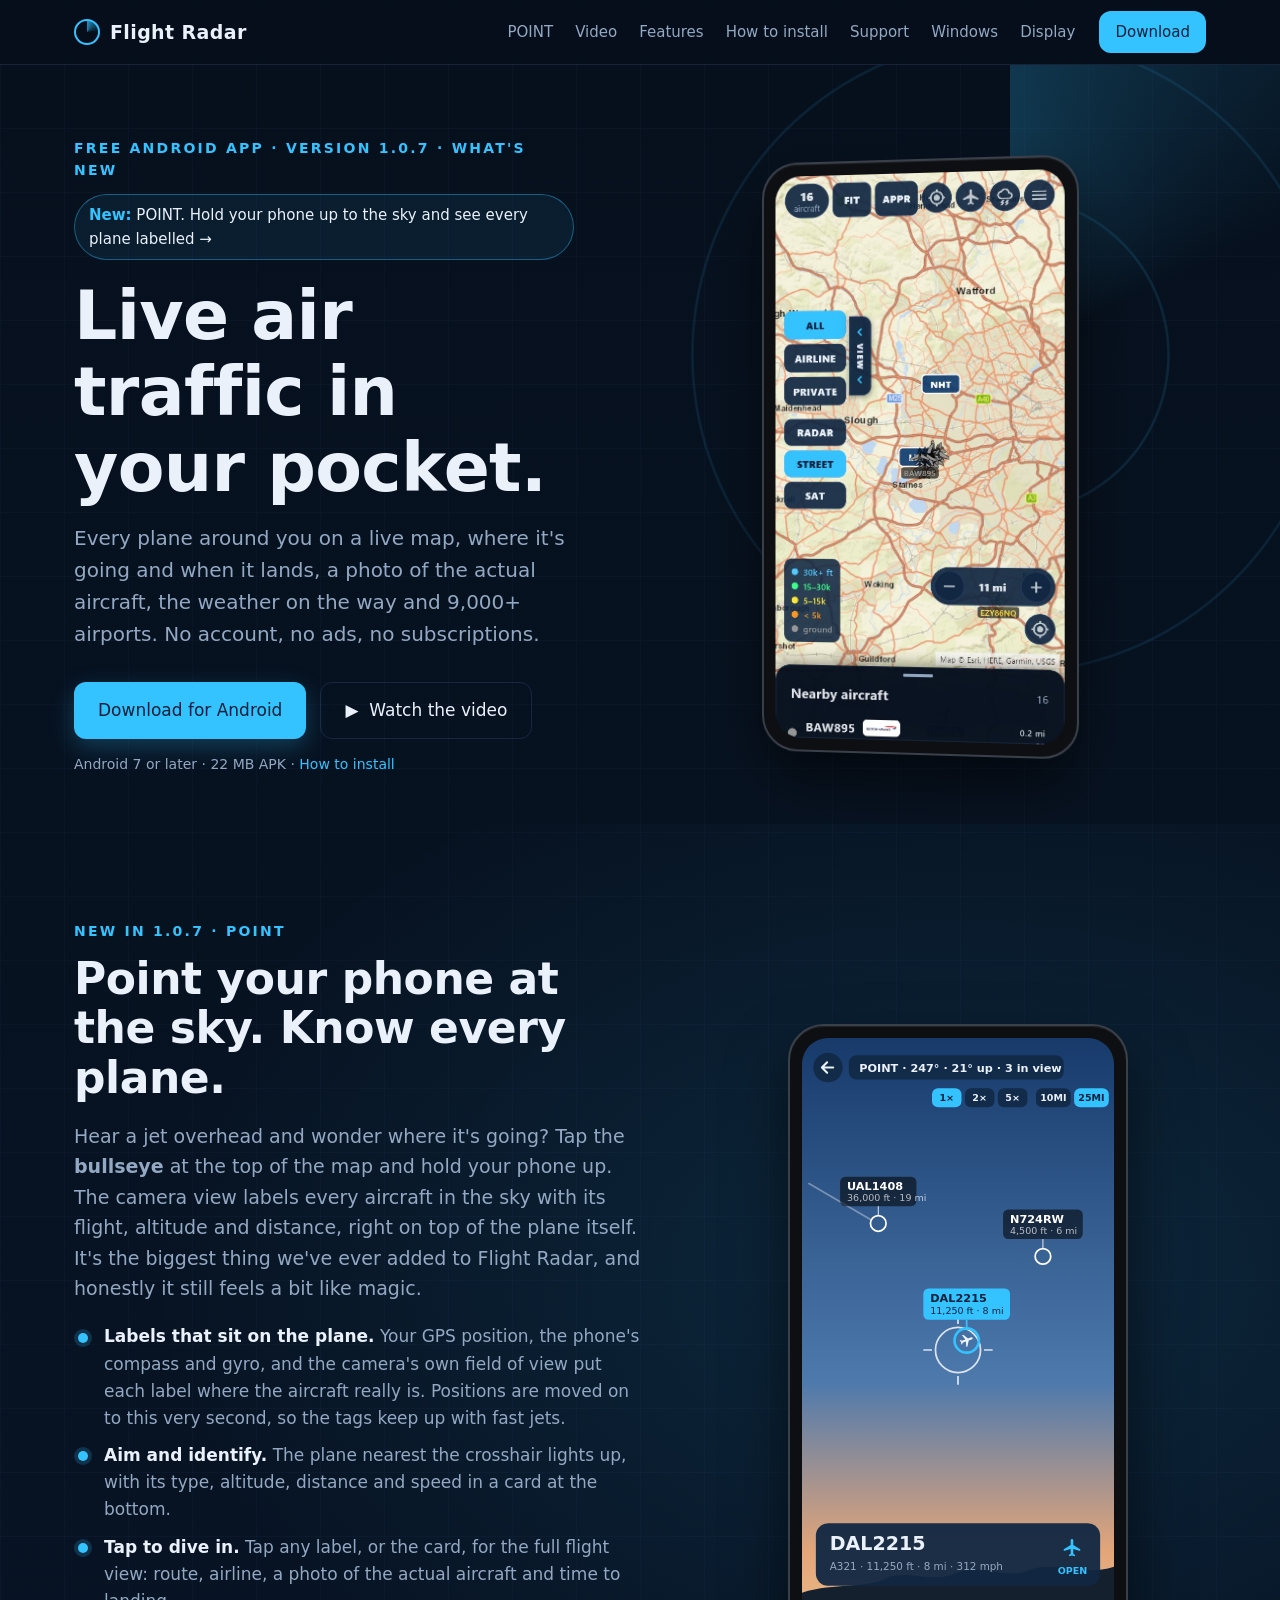
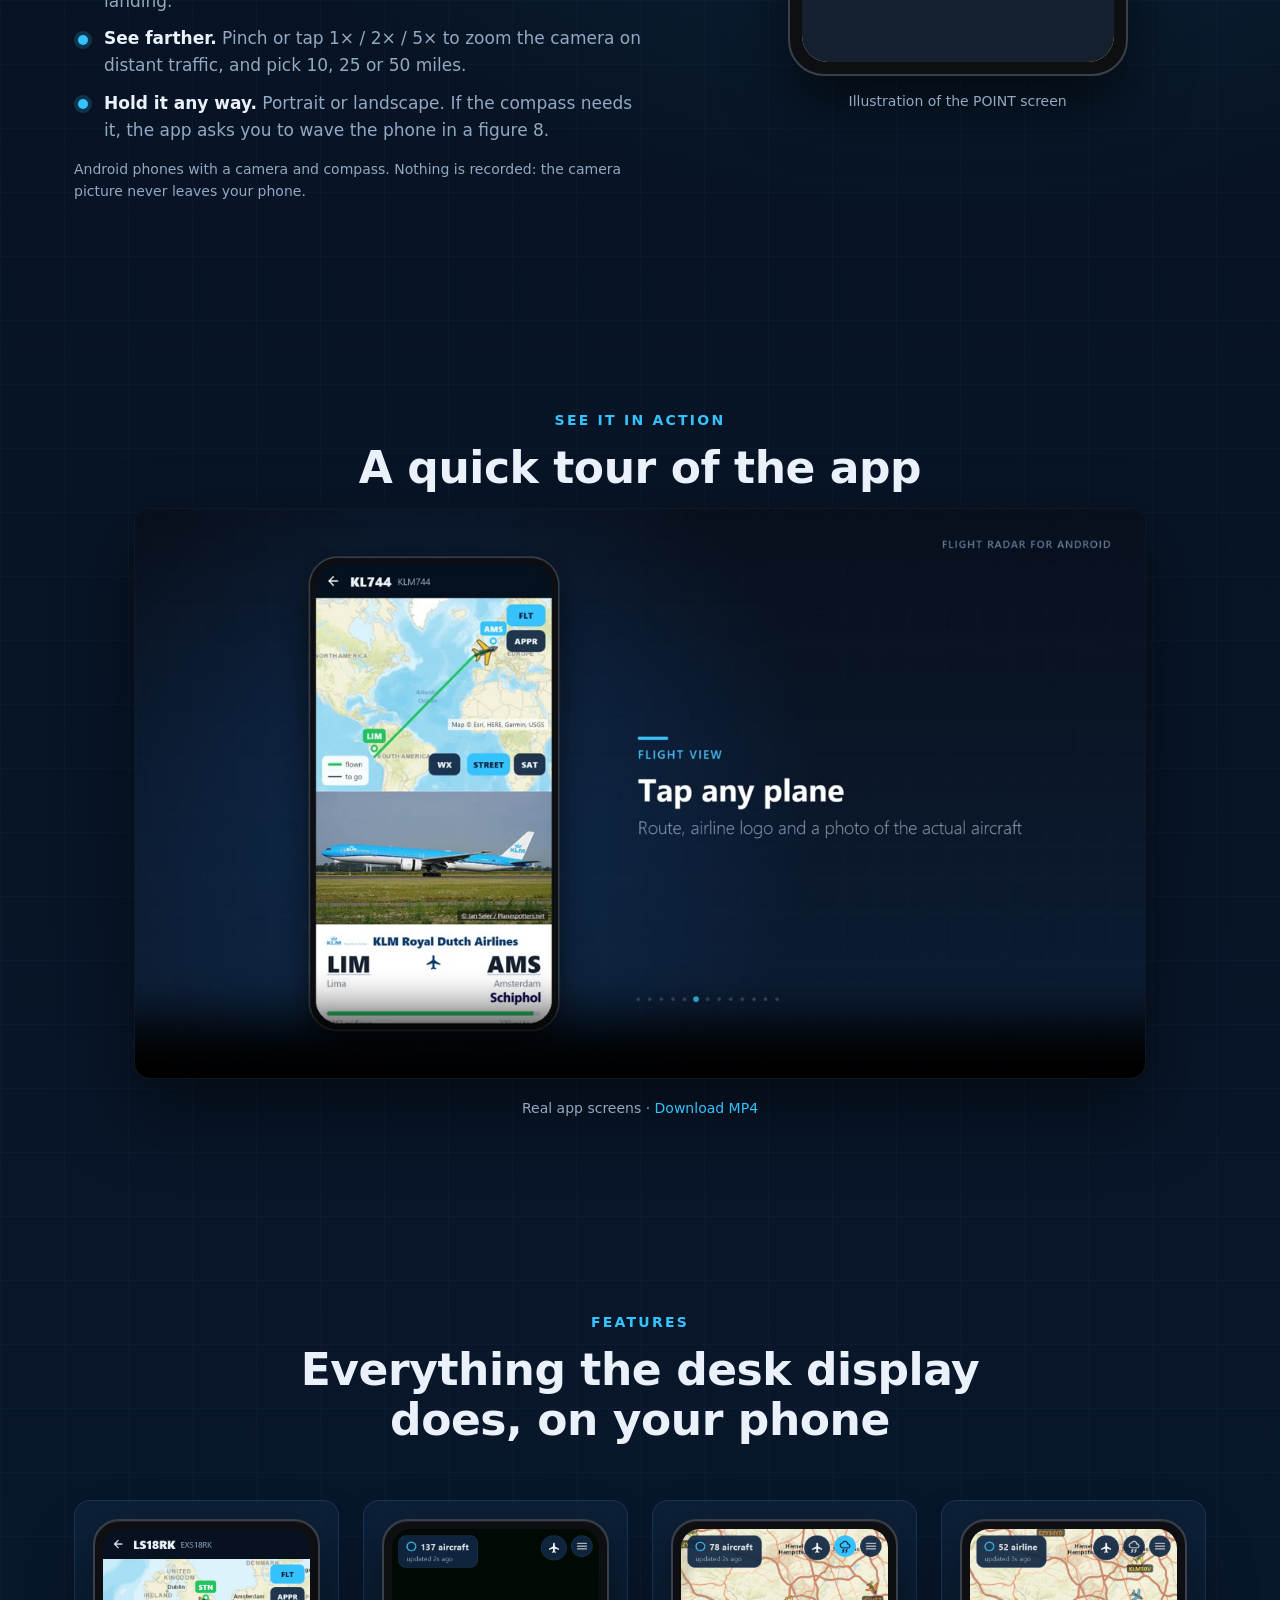
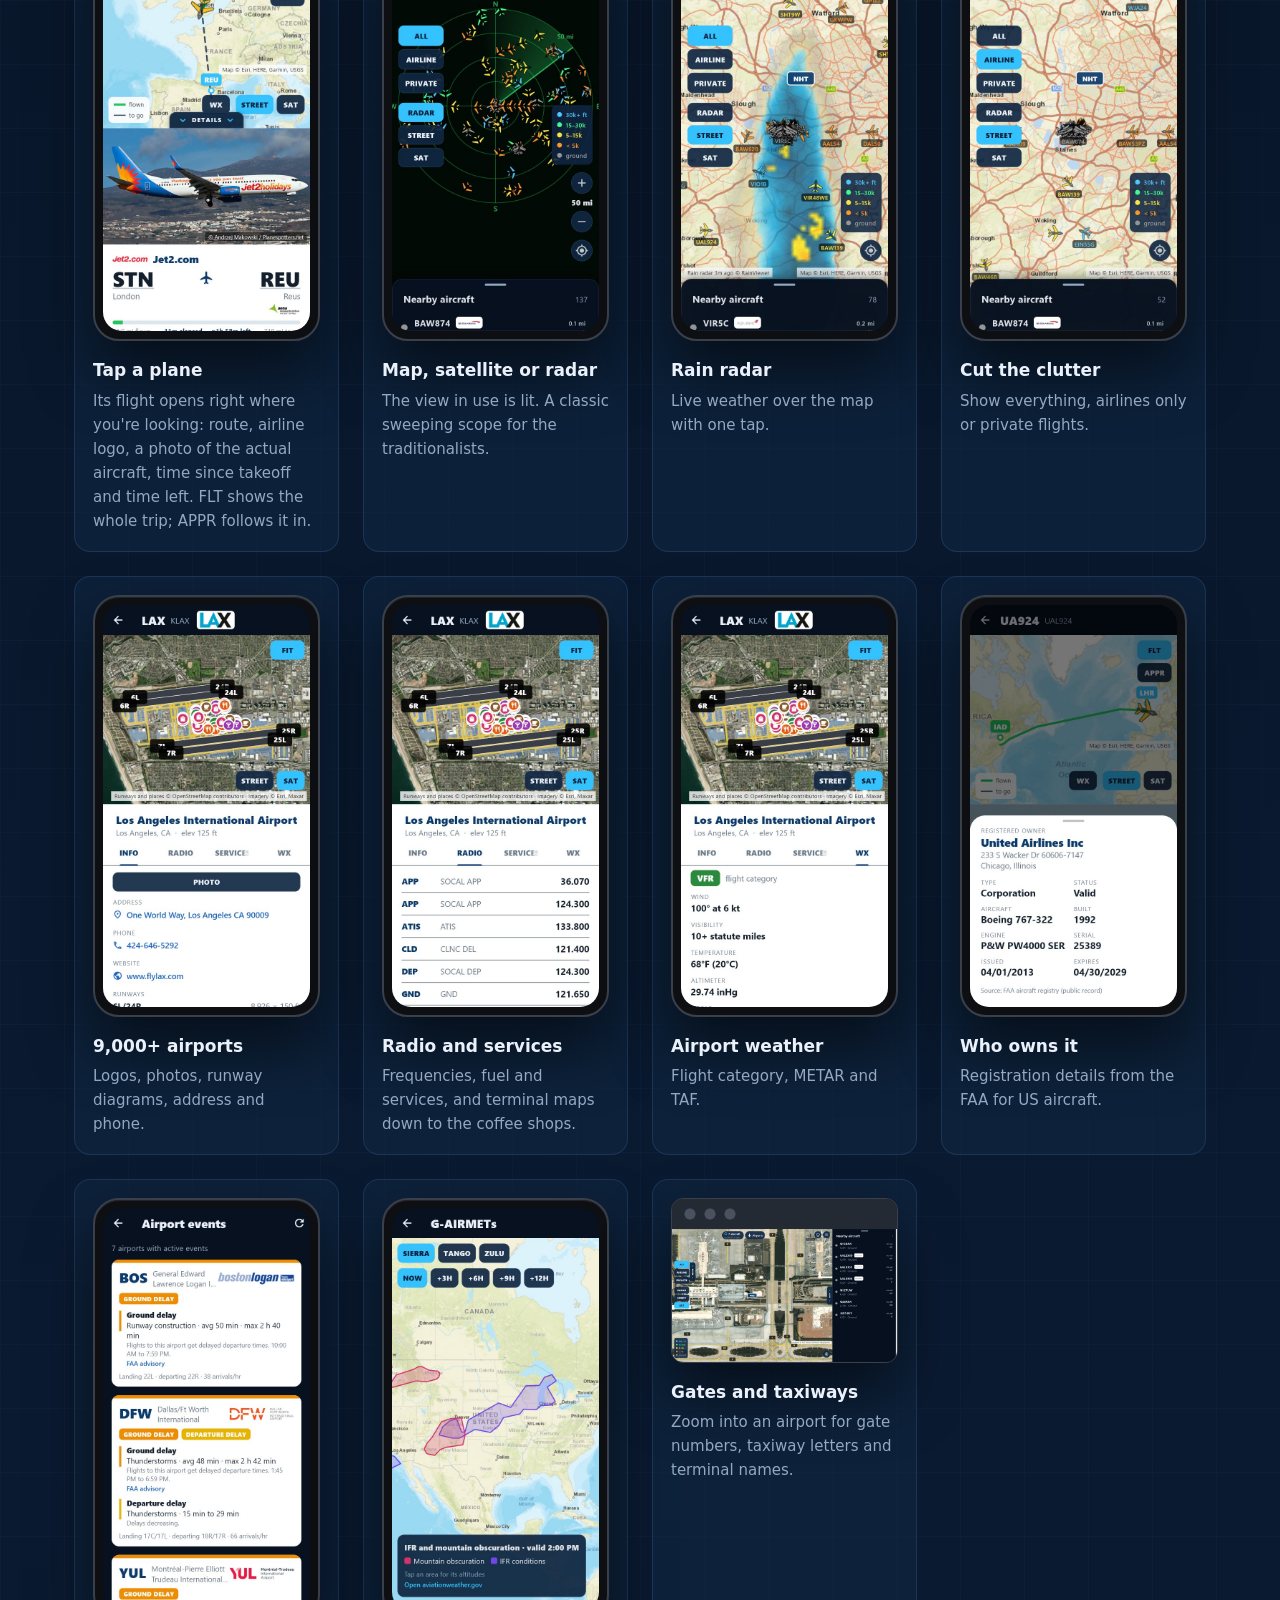
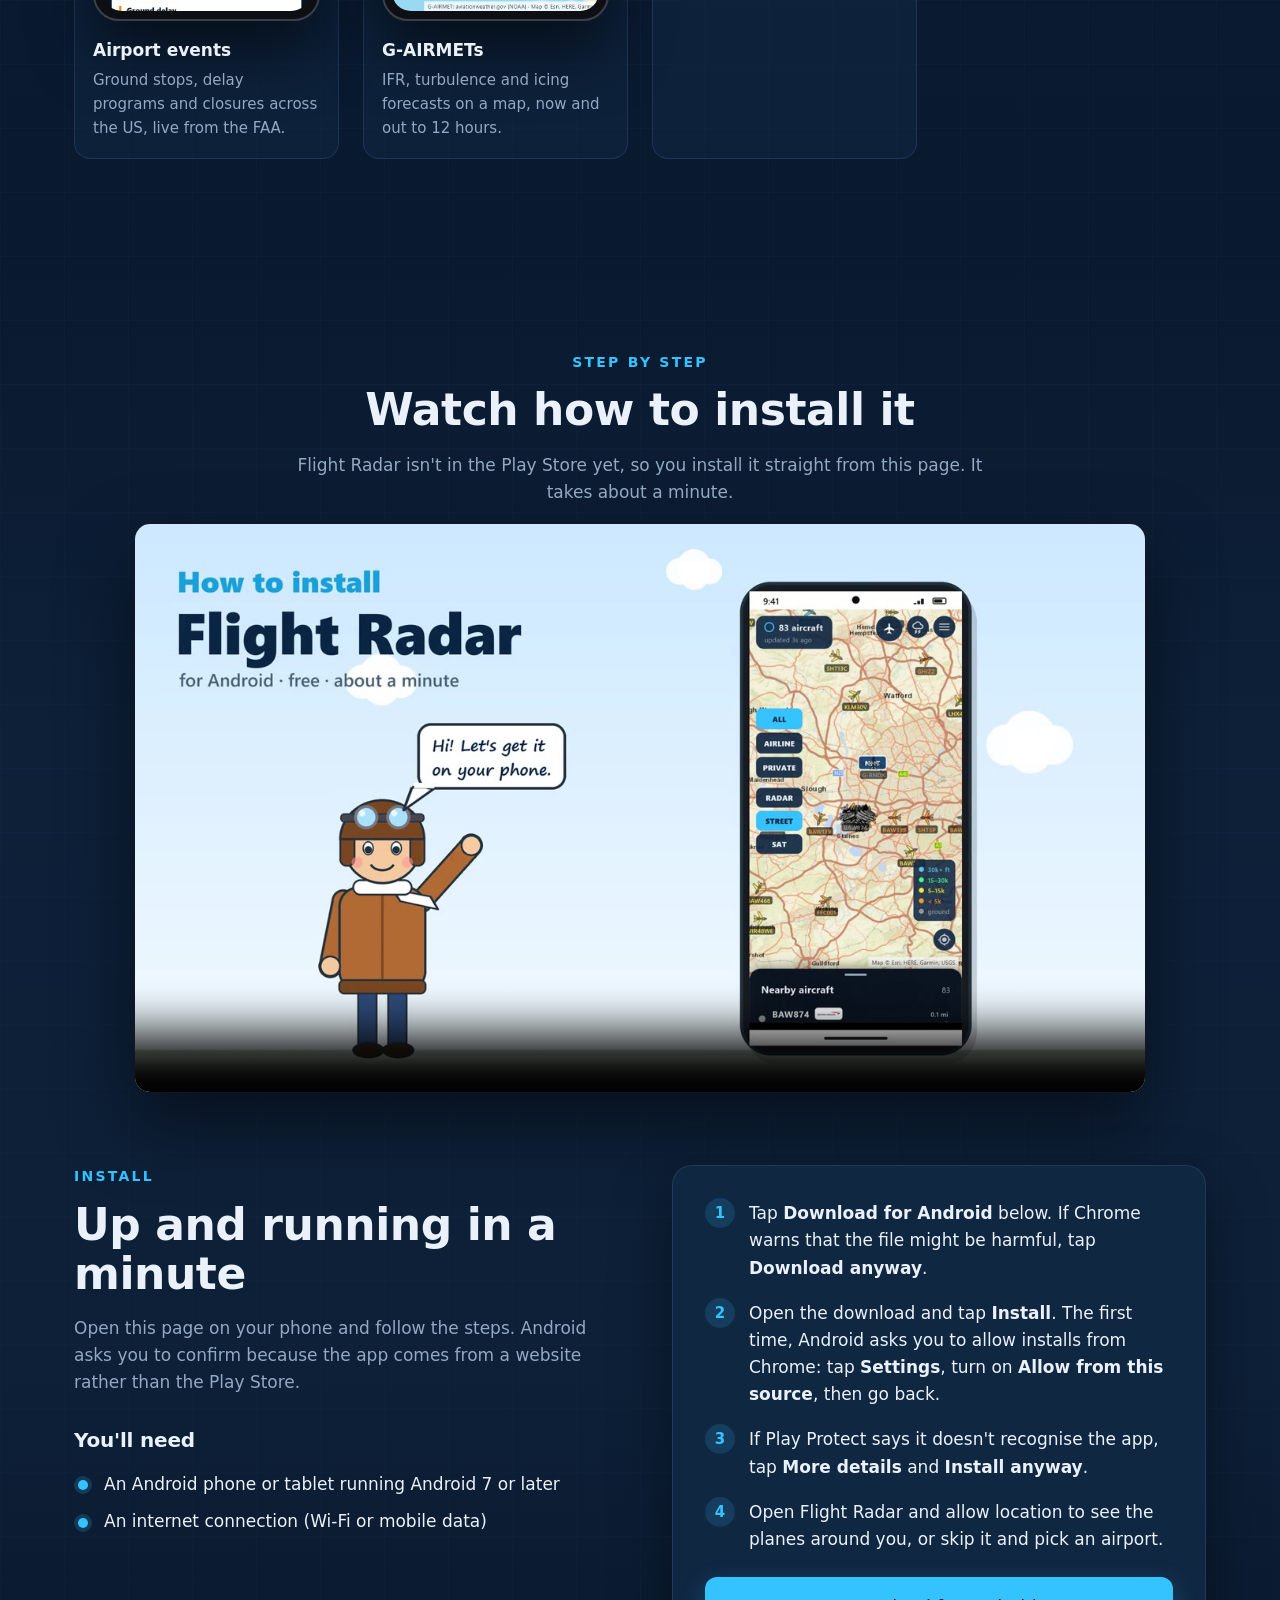
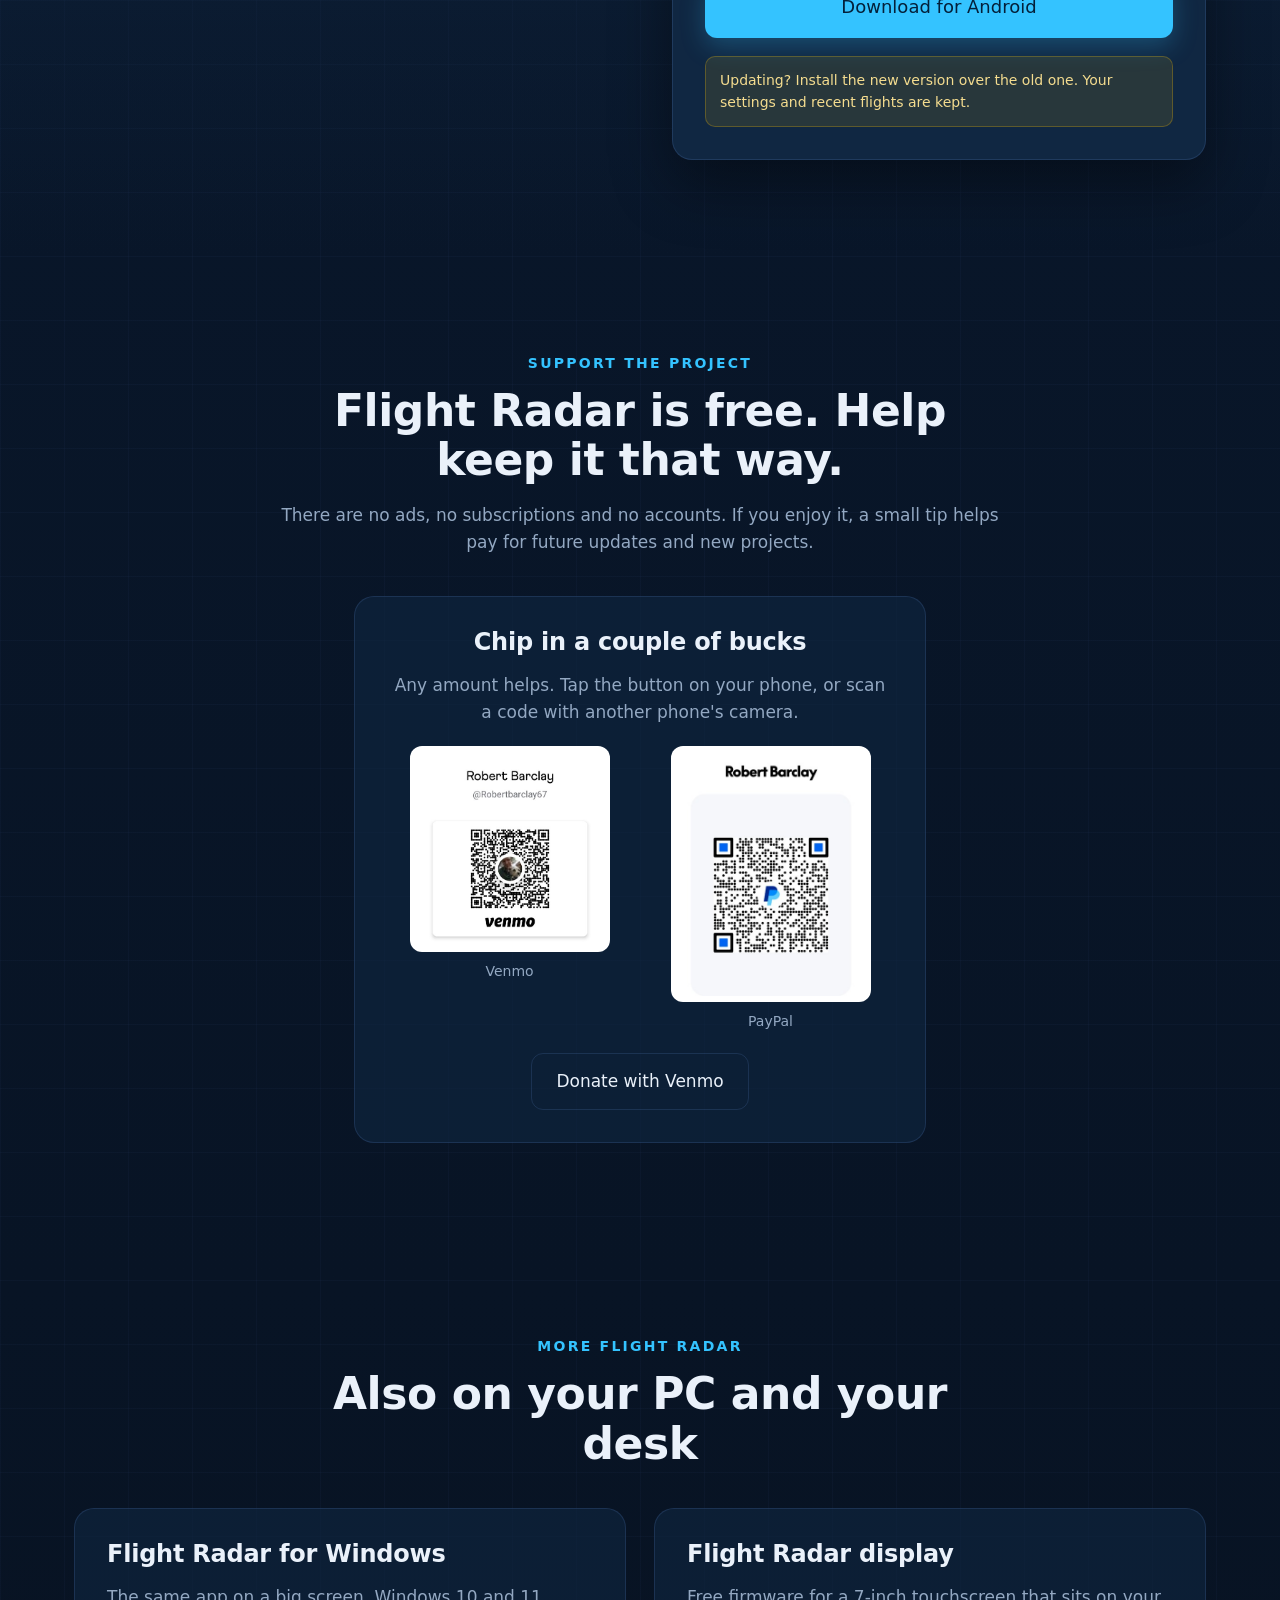
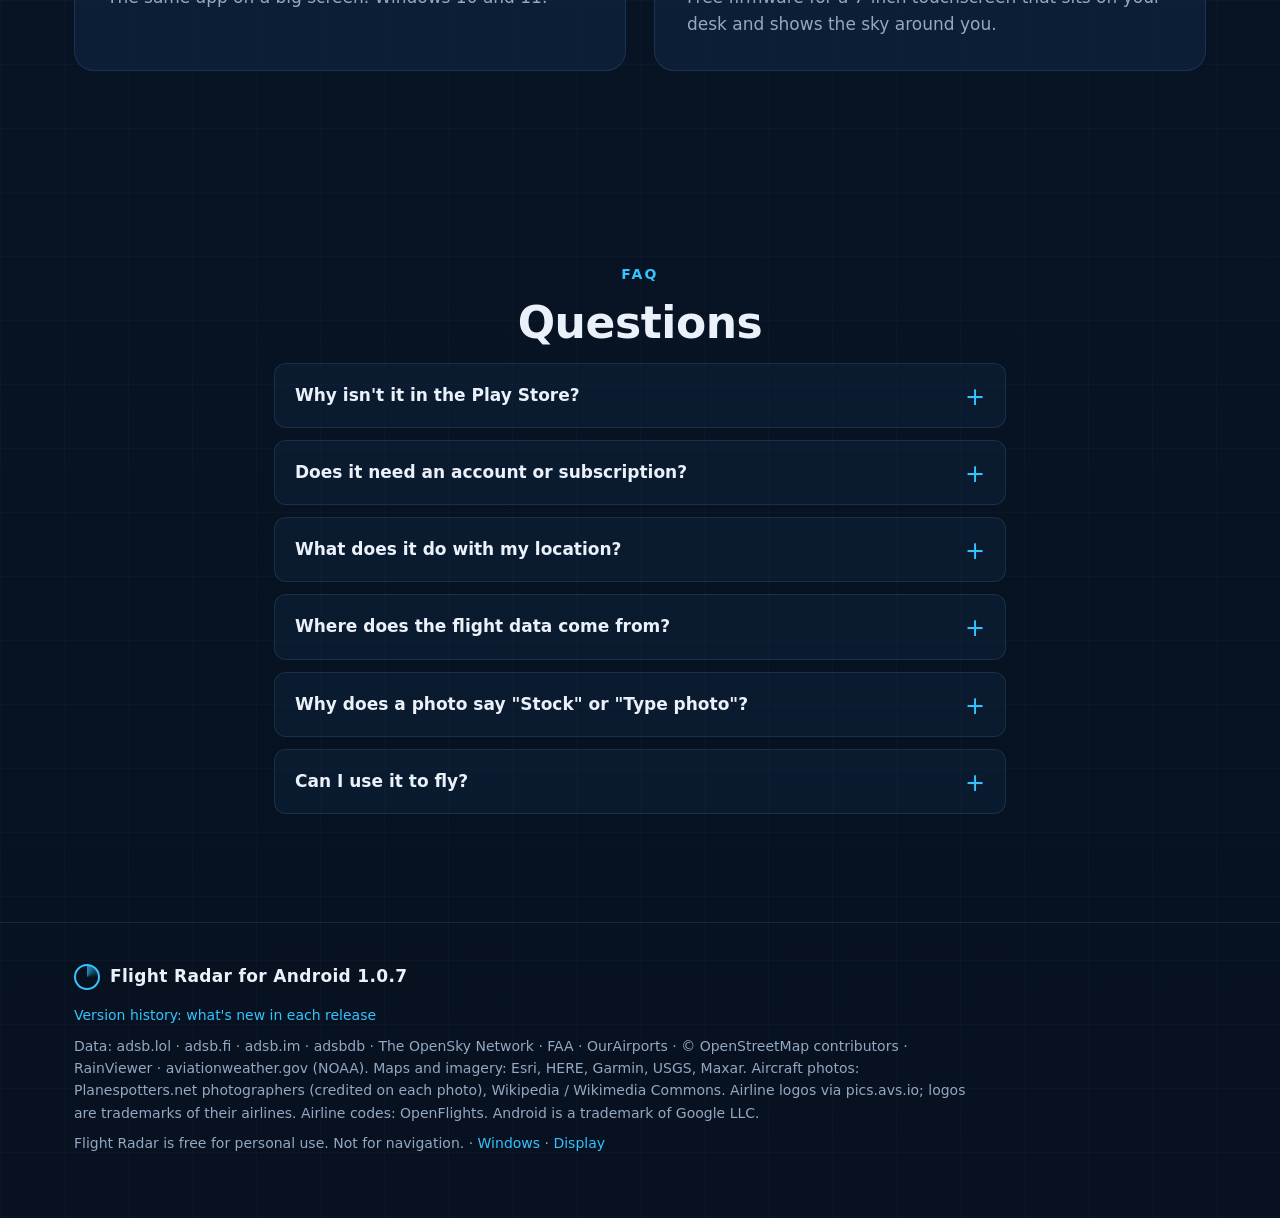
<file: android.html>
<!doctype html>
<html lang="en">
<head>
  <meta charset="utf-8">
  <meta name="viewport" content="width=device-width, initial-scale=1">
  <title>Flight Radar for Android: live air traffic in your pocket</title>
  <meta name="description" content="Free Flight Radar app for Android phones and tablets: point your phone at the sky to identify planes, live map and radar, flight routes with real aircraft photos, weather and 9,000+ airports. No account, no ads.">
  <meta property="og:title" content="Flight Radar for Android">
  <meta property="og:description" content="Live air traffic in your pocket. Free, no account, no ads.">
  <meta property="og:image" content="media/android-poster.jpg">
  <meta property="og:type" content="website">
  <link rel="icon" href="data:image/svg+xml,%3Csvg xmlns='http://www.w3.org/2000/svg' viewBox='0 0 32 32'%3E%3Ccircle cx='16' cy='16' r='14' fill='%230a1c33' stroke='%2334c3ff' stroke-width='2'/%3E%3Ccircle cx='16' cy='16' r='8' fill='none' stroke='%2334c3ff' stroke-opacity='.5'/%3E%3Cpath d='M16 16 L16 3 A13 13 0 0 1 27 10 Z' fill='%2334c3ff' fill-opacity='.6'/%3E%3C/svg%3E">
  <link rel="stylesheet" href="style.css">
</head>
<body>

<header class="nav">
  <div class="wrap nav-inner">
    <a class="brand" href="#top" aria-label="Flight Radar for Android">
      <span class="brand-mark" aria-hidden="true"></span>
      <span>Flight Radar</span>
    </a>
    <nav class="nav-links" aria-label="Sections">
      <a href="#point">POINT</a>
      <a href="#video">Video</a>
      <a href="#features">Features</a>
      <a href="#install">How to install</a>
      <a href="#support">Support</a>
      <a href="windows.html">Windows</a>
      <a href="index.html">Display</a>
    </nav>
    <a class="btn btn-small" href="#install">Download</a>
  </div>
</header>

<main id="top">

  <section class="hero">
    <div class="radar" aria-hidden="true"><div class="sweep"></div></div>
    <div class="wrap hero-inner">
      <div class="hero-copy">
        <p class="eyebrow">Free Android app &middot; Version 1.0.7 &middot; <a href="changes-android.html">What's new</a></p>
        <a class="hero-new" href="#point"><b>New:</b> POINT. Hold your phone up to the sky and see every plane labelled &rarr;</a>
        <h1>Live air traffic in your pocket.</h1>
        <p class="lede">Every plane around you on a live map, where it's going and when it lands, a photo of the actual aircraft, the weather on the way and 9,000+ airports. No account, no ads, no subscriptions.</p>
        <div class="cta-row">
          <a class="btn" href="download/FlightRadar-Android-1.0.7.apk" download>Download for Android</a>
          <a class="btn btn-ghost" href="#video">&#9654;&nbsp; Watch the video</a>
        </div>
        <p class="small muted dl-meta">Android 7 or later &middot; 22 MB APK &middot; <a href="#install">How to install</a></p>
      </div>
      <div class="phone hero-phone">
        <img src="apps/android/home.jpg" width="578" height="1124" alt="Flight Radar on an Android phone: the live map around London Heathrow, with the aircraft count, FIT, APPR and the POINT bullseye along the top, and the - / + range control.">
      </div>
    </div>
  </section>

  <section id="point" class="section point">
    <div class="wrap feature point-feature">
      <div class="feature-copy">
        <p class="eyebrow">New in 1.0.7 &middot; POINT</p>
        <h2>Point your phone at the sky. Know every plane.</h2>
        <p class="point-lede">Hear a jet overhead and wonder where it's going? Tap the <b>bullseye</b> at the top of the map and hold your phone up. The camera view labels every aircraft in the sky with its flight, altitude and distance, right on top of the plane itself. It's the biggest thing we've ever added to Flight Radar, and honestly it still feels a bit like magic.</p>
        <ul class="ticks">
          <li><b>Labels that sit on the plane.</b> Your GPS position, the phone's compass and gyro, and the camera's own field of view put each label where the aircraft really is. Positions are moved on to this very second, so the tags keep up with fast jets.</li>
          <li><b>Aim and identify.</b> The plane nearest the crosshair lights up, with its type, altitude, distance and speed in a card at the bottom.</li>
          <li><b>Tap to dive in.</b> Tap any label, or the card, for the full flight view: route, airline, a photo of the actual aircraft and time to landing.</li>
          <li><b>See farther.</b> Pinch or tap 1&times; / 2&times; / 5&times; to zoom the camera on distant traffic, and pick 10, 25 or 50 miles.</li>
          <li><b>Hold it any way.</b> Portrait or landscape. If the compass needs it, the app asks you to wave the phone in a figure 8.</li>
        </ul>
        <p class="small muted">Android phones with a camera and compass. Nothing is recorded: the camera picture never leaves your phone.</p>
      </div>
      <figure class="point-figure">
        <div class="phone point-phone">
          <svg viewBox="0 0 360 720" role="img" aria-label="Illustration of POINT: an evening sky through the phone's camera with labels on three aircraft, the one nearest the crosshair highlighted, and a card at the bottom to open its flight.">
            <defs>
              <linearGradient id="sky" x1="0" y1="0" x2="0" y2="1">
                <stop offset="0" stop-color="#173a6b"/><stop offset=".55" stop-color="#4d79ad"/><stop offset=".82" stop-color="#e2a57a"/><stop offset="1" stop-color="#f3c58f"/>
              </linearGradient>
            </defs>
            <rect width="360" height="720" rx="26" fill="url(#sky)"/>
            <path d="M0 640 C40 628 70 636 96 624 C120 612 150 630 176 618 C206 604 232 626 262 614 C292 602 322 622 360 610 L360 720 L0 720 Z" fill="#14202e"/>
            <path d="M8 168 L80 210" stroke="#ffffff" stroke-opacity=".35" stroke-width="2" stroke-linecap="round"/>
            <!-- top bar -->
            <circle cx="30" cy="34" r="17" fill="#102742" fill-opacity=".85"/>
            <path d="M36 34 H24 M29 28 L23 34 L29 40" stroke="#eaf1fa" stroke-width="2.4" fill="none" stroke-linecap="round" stroke-linejoin="round"/>
            <rect x="54" y="20" width="248" height="28" rx="9" fill="#102742" fill-opacity=".85"/>
            <text x="66" y="39" fill="#eaf1fa" font-size="13" font-weight="700">POINT · 247° · 21° up · 3 in view</text>
            <g font-size="11" font-weight="800" text-anchor="middle">
              <rect x="150" y="58" width="34" height="22" rx="7" fill="#34c3ff"/><text x="167" y="73" fill="#04203a">1×</text>
              <rect x="188" y="58" width="34" height="22" rx="7" fill="#102742" fill-opacity=".85"/><text x="205" y="73" fill="#eaf1fa">2×</text>
              <rect x="226" y="58" width="34" height="22" rx="7" fill="#102742" fill-opacity=".85"/><text x="243" y="73" fill="#eaf1fa">5×</text>
              <rect x="270" y="58" width="40" height="22" rx="7" fill="#102742" fill-opacity=".85"/><text x="290" y="73" fill="#eaf1fa">10MI</text>
              <rect x="314" y="58" width="40" height="22" rx="7" fill="#34c3ff"/><text x="334" y="73" fill="#04203a">25MI</text>
            </g>
            <!-- far aircraft -->
            <circle cx="88" cy="214" r="9" fill="none" stroke="#fff" stroke-width="2"/>
            <rect x="44" y="160" width="88" height="34" rx="6" fill="#000" fill-opacity=".55"/>
            <line x1="88" y1="194" x2="88" y2="205" stroke="#fff"/>
            <text x="52" y="175" fill="#fff" font-size="13" font-weight="800">UAL1408</text>
            <text x="52" y="188" fill="#ffffffb3" font-size="11">36,000 ft · 19 mi</text>
            <circle cx="278" cy="252" r="9" fill="none" stroke="#fff" stroke-width="2"/>
            <rect x="232" y="198" width="92" height="34" rx="6" fill="#000" fill-opacity=".55"/>
            <line x1="278" y1="232" x2="278" y2="243" stroke="#fff"/>
            <text x="240" y="213" fill="#fff" font-size="13" font-weight="800">N724RW</text>
            <text x="240" y="226" fill="#ffffffb3" font-size="11">4,500 ft · 6 mi</text>
            <!-- crosshair and the aircraft nearest it -->
            <g stroke="#fff" stroke-opacity=".8" stroke-width="2" fill="none">
              <circle cx="180" cy="360" r="26"/><path d="M140 360 h10 M210 360 h10 M180 320 v10 M180 390 v10"/>
            </g>
            <path transform="translate(181 340) rotate(70 9 9) scale(.75)" d="M21 16v-2l-8-5V3.5c0-.83-.67-1.5-1.5-1.5S10 2.67 10 3.5V9l-8 5v2l8-2.5V19l-2 1.5V22l3.5-1 3.5 1v-1.5L13 19v-5.5l8 2.5z" fill="#eef3fa"/>
            <circle cx="190" cy="349" r="14" fill="none" stroke="#34c3ff" stroke-width="3"/>
            <rect x="140" y="289" width="100" height="36" rx="6" fill="#34c3ff"/>
            <line x1="190" y1="325" x2="190" y2="335" stroke="#34c3ff" stroke-width="2"/>
            <text x="148" y="305" fill="#04203a" font-size="13" font-weight="800">DAL2215</text>
            <text x="148" y="318" fill="#04203a" font-size="11">11,250 ft · 8 mi</text>
            <!-- card -->
            <rect x="16" y="560" width="328" height="72" rx="14" fill="#102742" fill-opacity=".94"/>
            <text x="32" y="591" fill="#eaf1fa" font-size="22" font-weight="800">DAL2215</text>
            <text x="32" y="614" fill="#93a8c2" font-size="12">A321 · 11,250 ft · 8 mi · 312 mph</text>
            <path transform="translate(300 576) scale(1)" d="M21 16v-2l-8-5V3.5c0-.83-.67-1.5-1.5-1.5S10 2.67 10 3.5V9l-8 5v2l8-2.5V19l-2 1.5V22l3.5-1 3.5 1v-1.5L13 19v-5.5l8 2.5z" fill="#34c3ff"/>
            <text x="312" y="618" fill="#34c3ff" font-size="11" font-weight="800" text-anchor="middle">OPEN</text>
          </svg>
        </div>
        <figcaption class="small muted center">Illustration of the POINT screen</figcaption>
      </figure>
    </div>
  </section>

  <section id="video" class="section">
    <div class="wrap narrow center">
      <p class="eyebrow">See it in action</p>
      <h2>A quick tour of the app</h2>
    </div>
    <div class="wrap video-wrap">
      <video controls preload="metadata" poster="media/android-poster.jpg" playsinline>
        <source src="media/flight-radar-android.mp4" type="video/mp4">
        Your browser can't play this video. <a href="media/flight-radar-android.mp4">Download it instead</a>.
      </video>
    </div>
    <p class="wrap center small muted">Real app screens &middot; <a href="media/flight-radar-android.mp4" download>Download MP4</a></p>
  </section>

  <section id="features" class="section">
    <div class="wrap narrow center">
      <p class="eyebrow">Features</p>
      <h2>Everything the desk display does, on your phone</h2>
    </div>
    <div class="wrap app-grid">
      <figure class="card">
        <div class="phone small"><img src="apps/android/flight.jpg" width="578" height="1124" loading="lazy" alt="Flight view with the route map, airline logo, aircraft photo and live altitude and speed."></div>
        <figcaption><b>Tap a plane</b>Its flight opens right where you're looking: route, airline logo, a photo of the actual aircraft, time since takeoff and time left. FLT shows the whole trip; APPR follows it in.</figcaption>
      </figure>
      <figure class="card">
        <div class="phone small"><img src="apps/android/radar.jpg" width="578" height="1124" loading="lazy" alt="Radar mode with a sweeping green scope."></div>
        <figcaption><b>Map, satellite or radar</b>The view in use is lit. A classic sweeping scope for the traditionalists.</figcaption>
      </figure>
      <figure class="card">
        <div class="phone small"><img src="apps/android/wx.jpg" width="578" height="1124" loading="lazy" alt="Live map with the rain radar overlay."></div>
        <figcaption><b>Rain radar</b>Live weather over the map with one tap.</figcaption>
      </figure>
      <figure class="card">
        <div class="phone small"><img src="apps/android/airline.jpg" width="578" height="1124" loading="lazy" alt="Live map filtered to airline flights only."></div>
        <figcaption><b>Cut the clutter</b>Show everything, airlines only or private flights.</figcaption>
      </figure>
      <figure class="card">
        <div class="phone small"><img src="apps/android/airport.jpg" width="578" height="1124" loading="lazy" alt="Los Angeles International airport page with its logo, runway diagram and details."></div>
        <figcaption><b>9,000+ airports</b>Logos, photos, runway diagrams, address and phone.</figcaption>
      </figure>
      <figure class="card">
        <div class="phone small"><img src="apps/android/radio.jpg" width="578" height="1124" loading="lazy" alt="Radio frequencies for Los Angeles International."></div>
        <figcaption><b>Radio and services</b>Frequencies, fuel and services, and terminal maps down to the coffee shops.</figcaption>
      </figure>
      <figure class="card">
        <div class="phone small"><img src="apps/android/airportwx.jpg" width="578" height="1124" loading="lazy" alt="Airport weather with flight category, METAR and TAF."></div>
        <figcaption><b>Airport weather</b>Flight category, METAR and TAF.</figcaption>
      </figure>
      <figure class="card">
        <div class="phone small"><img src="apps/android/owner.jpg" width="578" height="1124" loading="lazy" alt="Owner details for a US-registered aircraft from the FAA registry."></div>
        <figcaption><b>Who owns it</b>Registration details from the FAA for US aircraft.</figcaption>
      </figure>
      <figure class="card">
        <div class="phone small"><img src="apps/android/events.jpg" width="578" height="1124" loading="lazy" alt="Airport events: tiles for airports with ground delays, departure delays and notices from the FAA."></div>
        <figcaption><b>Airport events</b>Ground stops, delay programs and closures across the US, live from the FAA.</figcaption>
      </figure>
      <figure class="card">
        <div class="phone small"><img src="apps/android/gairmet.jpg" width="578" height="1124" loading="lazy" alt="G-AIRMET map showing IFR and mountain obscuration areas over the US."></div>
        <figcaption><b>G-AIRMETs</b>IFR, turbulence and icing forecasts on a map, now and out to 12 hours.</figcaption>
      </figure>
      <figure class="card">
        <div class="window"><img src="apps/android/gates.jpg" width="1400" height="822" loading="lazy" alt="Phoenix Sky Harbor on satellite with gate numbers beside the parked aircraft and taxiway letters on the taxiways."></div>
        <figcaption><b>Gates and taxiways</b>Zoom into an airport for gate numbers, taxiway letters and terminal names.</figcaption>
      </figure>    </div>
  </section>

  <section id="install" class="section install">
    <div class="wrap narrow center howto-head">
      <p class="eyebrow">Step by step</p>
      <h2>Watch how to install it</h2>
      <p class="muted">Flight Radar isn't in the Play Store yet, so you install it straight from this page. It takes about a minute.</p>
    </div>
    <div class="wrap video-wrap howto-video">
      <video controls preload="none" poster="media/android-install-poster.jpg" playsinline>
        <source src="media/flight-radar-android-install.mp4" type="video/mp4">
        Your browser can't play this video. <a href="media/flight-radar-android-install.mp4">Download it instead</a>.
      </video>
    </div>
    <div class="wrap install-inner">
      <div>
        <p class="eyebrow">Install</p>
        <h2>Up and running in a minute</h2>
        <p class="muted">Open this page on your phone and follow the steps. Android asks you to confirm because the app comes from a website rather than the Play Store.</p>
        <h3 class="mini">You'll need</h3>
        <ul class="ticks">
          <li>An Android phone or tablet running Android 7 or later</li>
          <li>An internet connection (Wi-Fi or mobile data)</li>
        </ul>
      </div>
      <div class="install-card">
        <ol class="steps">
          <li><span>1</span>Tap <b>Download for Android</b> below. If Chrome warns that the file might be harmful, tap <b>Download anyway</b>.</li>
          <li><span>2</span>Open the download and tap <b>Install</b>. The first time, Android asks you to allow installs from Chrome: tap <b>Settings</b>, turn on <b>Allow from this source</b>, then go back.</li>
          <li><span>3</span>If Play Protect says it doesn't recognise the app, tap <b>More details</b> and <b>Install anyway</b>.</li>
          <li><span>4</span>Open Flight Radar and allow location to see the planes around you, or skip it and pick an airport.</li>
        </ol>
        <a class="btn btn-wide" href="download/FlightRadar-Android-1.0.7.apk" download>Download for Android</a>
        <p class="note">Updating? Install the new version over the old one. Your settings and recent flights are kept.</p>
      </div>
    </div>
  </section>

  <section id="support" class="section">
    <div class="wrap narrow center">
      <p class="eyebrow">Support the project</p>
      <h2>Flight Radar is free. Help keep it that way.</h2>
      <p class="muted">There are no ads, no subscriptions and no accounts. If you enjoy it, a small tip helps pay for future updates and new projects.</p>
    </div>
    <div class="wrap support-grid" style="grid-template-columns: 1fr; max-width: 620px;">
      <div class="support-card" style="align-items: center; text-align: center;">
        <h3>Chip in a couple of bucks</h3>
        <p class="muted">Any amount helps. Tap the button on your phone, or scan a code with another phone's camera.</p>
        <div class="qr-row">
          <figure>
            <img src="media/venmo-qr.jpg" width="525" height="540" loading="lazy" alt="Venmo QR code for @Robertbarclay67">
            <figcaption>Venmo</figcaption>
          </figure>
          <figure>
            <img src="media/paypal-qr.jpg" width="416" height="540" loading="lazy" alt="PayPal QR code">
            <figcaption>PayPal</figcaption>
          </figure>
        </div>
        <a class="btn btn-ghost" href="https://venmo.com/code?user_id=2998481488707584054&amp;created=1790629693" target="_blank" rel="noopener">Donate with Venmo</a>
      </div>
    </div>
  </section>

  <section class="section">
    <div class="wrap narrow center">
      <p class="eyebrow">More Flight Radar</p>
      <h2>Also on your PC and your desk</h2>
    </div>
    <div class="wrap cross">
      <a class="support-card" href="windows.html">
        <h3>Flight Radar for Windows</h3>
        <p>The same app on a big screen. Windows 10 and 11.</p>
      </a>
      <a class="support-card" href="index.html">
        <h3>Flight Radar display</h3>
        <p>Free firmware for a 7-inch touchscreen that sits on your desk and shows the sky around you.</p>
      </a>
    </div>
  </section>

  <section id="faq" class="section">
    <div class="wrap narrow">
      <p class="eyebrow center">FAQ</p>
      <h2 class="center">Questions</h2>
      <details>
        <summary>Why isn't it in the Play Store?</summary>
        <p>Not yet. Until it is, the app is installed from this page. It's signed, so future versions install over it as updates.</p>
      </details>
      <details>
        <summary>Does it need an account or subscription?</summary>
        <p>No. It uses free public services for aircraft positions, routes, maps and weather, with no sign-up.</p>
      </details>
      <details>
        <summary>What does it do with my location?</summary>
        <p>Your location stays on your phone. The app sends the approximate area you're looking at to the data services so they can return nearby flights. Location is optional: without it, drag the map or pick an airport.</p>
      </details>
      <details>
        <summary>Where does the flight data come from?</summary>
        <p>Aircraft positions come from community ADS-B networks (adsb.lol, with adsb.fi as a backup), fed by volunteers' receivers. Routes come from adsb.im, flight history from the OpenSky Network, aircraft photos from Planespotters.net photographers, owners from the FAA registry, weather from aviationweather.gov and RainViewer, and airport data from OurAirports, the FAA and OpenStreetMap.</p>
      </details>
      <details>
        <summary>Why does a photo say "Stock" or "Type photo"?</summary>
        <p>When nobody has photographed that exact aircraft, the app shows the aircraft type in its maker's colours, or a Wikipedia photo of the type, and says so.</p>
      </details>
      <details>
        <summary>Can I use it to fly?</summary>
        <p>No. Flight Radar is for fun and curiosity. Routes, runways, frequencies and weather come from public and community sources and may be wrong or out of date. <b>Not for navigation.</b></p>
      </details>
    </div>
  </section>

</main>

<footer class="footer">
  <div class="wrap">
    <div class="brand"><span class="brand-mark" aria-hidden="true"></span><span>Flight Radar for Android 1.0.7</span></div>
    <p class="small muted"><a href="changes-android.html">Version history: what's new in each release</a></p>
    <p class="small muted">Data: adsb.lol &middot; adsb.fi &middot; adsb.im &middot; adsbdb &middot; The OpenSky Network &middot; FAA &middot; OurAirports &middot; &copy; OpenStreetMap contributors &middot; RainViewer &middot; aviationweather.gov (NOAA). Maps and imagery: Esri, HERE, Garmin, USGS, Maxar. Aircraft photos: Planespotters.net photographers (credited on each photo), Wikipedia / Wikimedia Commons. Airline logos via pics.avs.io; logos are trademarks of their airlines. Airline codes: OpenFlights. Android is a trademark of Google LLC.</p>
    <p class="small muted">Flight Radar is free for personal use. Not for navigation. &middot; <a href="windows.html">Windows</a> &middot; <a href="index.html">Display</a></p>
  </div>
</footer>

</body>
</html>
</file>
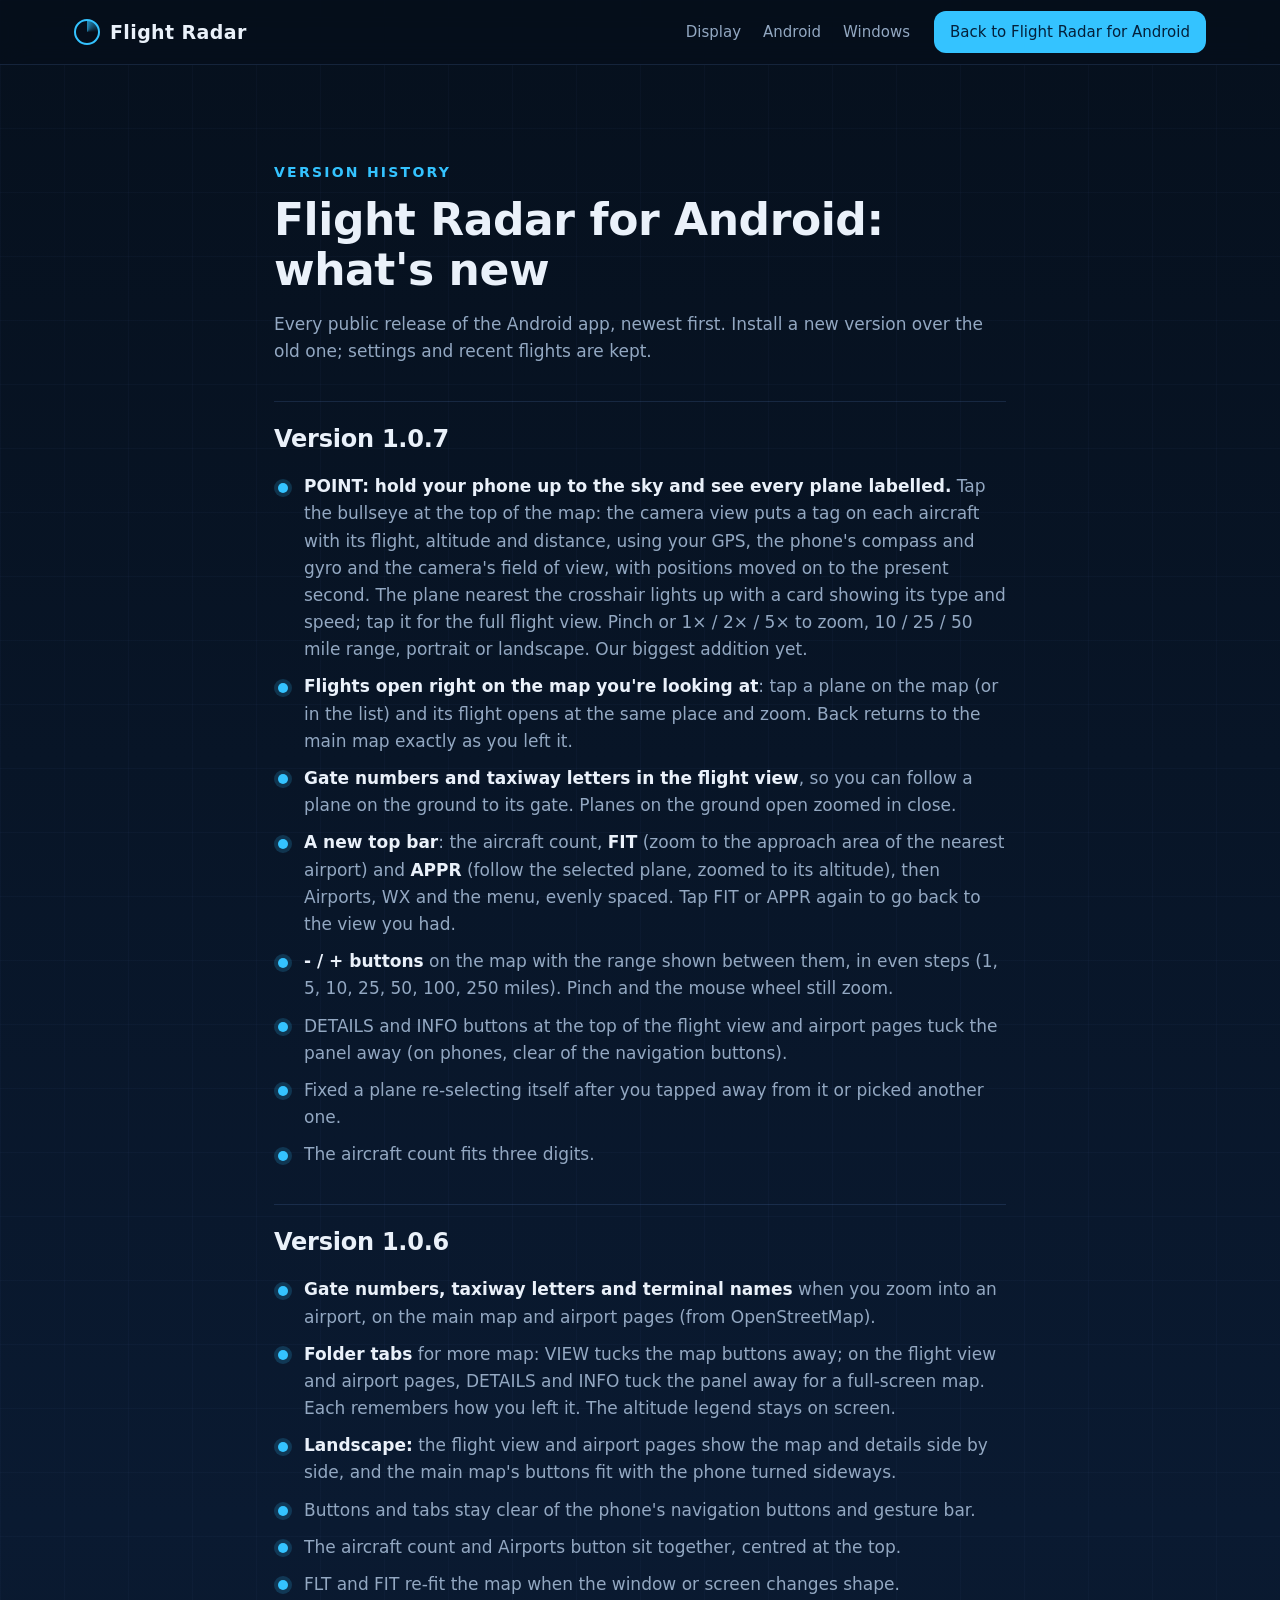
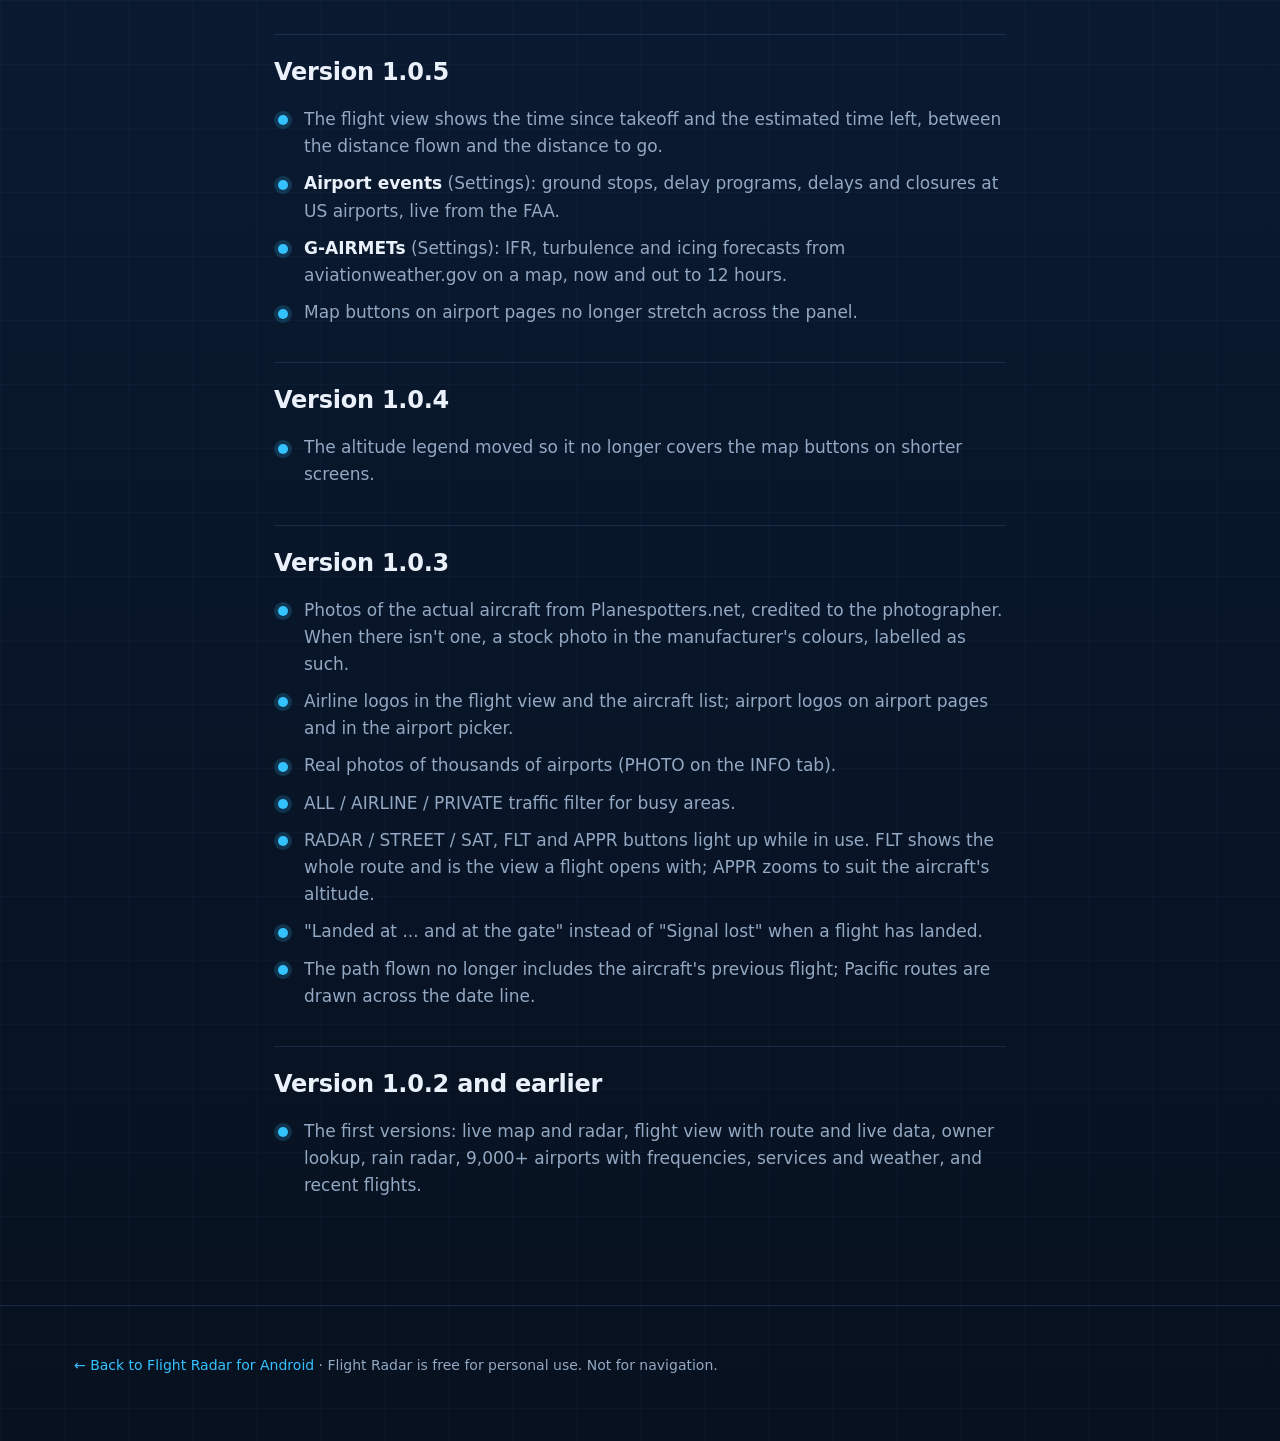
<file: changes-android.html>
<!doctype html>
<html lang="en">
<head>
  <meta charset="utf-8">
  <meta name="viewport" content="width=device-width, initial-scale=1">
  <title>Flight Radar for Android: what&#x27;s new</title>
  <meta name="description" content="Every public release of the Android app, newest first. Install a new version over the old one; settings and recent flights are kept.">
  <link rel="icon" href="data:image/svg+xml,%3Csvg xmlns='http://www.w3.org/2000/svg' viewBox='0 0 32 32'%3E%3Ccircle cx='16' cy='16' r='14' fill='%230a1c33' stroke='%2334c3ff' stroke-width='2'/%3E%3C/svg%3E">
  <link rel="stylesheet" href="style.css">
</head>
<body>
<header class="nav">
  <div class="wrap nav-inner">
    <a class="brand" href="android.html"><span class="brand-mark" aria-hidden="true"></span><span>Flight Radar</span></a>
    <nav class="nav-links" aria-label="Pages">
      <a href="index.html">Display</a>
      <a href="android.html">Android</a>
      <a href="windows.html">Windows</a>
    </nav>
    <a class="btn btn-small" href="android.html">Back to Flight Radar for Android</a>
  </div>
</header>
<main class="section">
  <div class="wrap narrow">
    <p class="eyebrow">Version history</p>
    <h1 class="history-title">Flight Radar for Android: what&#x27;s new</h1>
    <p class="muted">Every public release of the Android app, newest first. Install a new version over the old one; settings and recent flights are kept.</p>
      <section class="release"><h2>Version 1.0.7</h2><ul class="ticks">
        <li><b>POINT: hold your phone up to the sky and see every plane labelled.</b> Tap the bullseye at the top of the map: the camera view puts a tag on each aircraft with its flight, altitude and distance, using your GPS, the phone's compass and gyro and the camera's field of view, with positions moved on to the present second. The plane nearest the crosshair lights up with a card showing its type and speed; tap it for the full flight view. Pinch or 1× / 2× / 5× to zoom, 10 / 25 / 50 mile range, portrait or landscape. Our biggest addition yet.</li>
        <li><b>Flights open right on the map you're looking at</b>: tap a plane on the map (or in the list) and its flight opens at the same place and zoom. Back returns to the main map exactly as you left it.</li>
        <li><b>Gate numbers and taxiway letters in the flight view</b>, so you can follow a plane on the ground to its gate. Planes on the ground open zoomed in close.</li>
        <li><b>A new top bar</b>: the aircraft count, <b>FIT</b> (zoom to the approach area of the nearest airport) and <b>APPR</b> (follow the selected plane, zoomed to its altitude), then Airports, WX and the menu, evenly spaced. Tap FIT or APPR again to go back to the view you had.</li>
        <li><b>- / + buttons</b> on the map with the range shown between them, in even steps (1, 5, 10, 25, 50, 100, 250 miles). Pinch and the mouse wheel still zoom.</li>
        <li>DETAILS and INFO buttons at the top of the flight view and airport pages tuck the panel away (on phones, clear of the navigation buttons).</li>
        <li>Fixed a plane re-selecting itself after you tapped away from it or picked another one.</li>
        <li>The aircraft count fits three digits.</li>
      </ul></section>
      <section class="release"><h2>Version 1.0.6</h2><ul class="ticks">
        <li><b>Gate numbers, taxiway letters and terminal names</b> when you zoom into an airport, on the main map and airport pages (from OpenStreetMap).</li>
        <li><b>Folder tabs</b> for more map: VIEW tucks the map buttons away; on the flight view and airport pages, DETAILS and INFO tuck the panel away for a full-screen map. Each remembers how you left it. The altitude legend stays on screen.</li>
        <li><b>Landscape:</b> the flight view and airport pages show the map and details side by side, and the main map's buttons fit with the phone turned sideways.</li>
        <li>Buttons and tabs stay clear of the phone's navigation buttons and gesture bar.</li>
        <li>The aircraft count and Airports button sit together, centred at the top.</li>
        <li>FLT and FIT re-fit the map when the window or screen changes shape.</li>
      </ul></section>
      <section class="release"><h2>Version 1.0.5</h2><ul class="ticks">
        <li>The flight view shows the time since takeoff and the estimated time left, between the distance flown and the distance to go.</li>
        <li><b>Airport events</b> (Settings): ground stops, delay programs, delays and closures at US airports, live from the FAA.</li>
        <li><b>G-AIRMETs</b> (Settings): IFR, turbulence and icing forecasts from aviationweather.gov on a map, now and out to 12 hours.</li>
        <li>Map buttons on airport pages no longer stretch across the panel.</li>
      </ul></section>
      <section class="release"><h2>Version 1.0.4</h2><ul class="ticks">
        <li>The altitude legend moved so it no longer covers the map buttons on shorter screens.</li>
      </ul></section>
      <section class="release"><h2>Version 1.0.3</h2><ul class="ticks">
        <li>Photos of the actual aircraft from Planespotters.net, credited to the photographer. When there isn't one, a stock photo in the manufacturer's colours, labelled as such.</li>
        <li>Airline logos in the flight view and the aircraft list; airport logos on airport pages and in the airport picker.</li>
        <li>Real photos of thousands of airports (PHOTO on the INFO tab).</li>
        <li>ALL / AIRLINE / PRIVATE traffic filter for busy areas.</li>
        <li>RADAR / STREET / SAT, FLT and APPR buttons light up while in use. FLT shows the whole route and is the view a flight opens with; APPR zooms to suit the aircraft's altitude.</li>
        <li>"Landed at ... and at the gate" instead of "Signal lost" when a flight has landed.</li>
        <li>The path flown no longer includes the aircraft's previous flight; Pacific routes are drawn across the date line.</li>
      </ul></section>
      <section class="release"><h2>Version 1.0.2 and earlier</h2><ul class="ticks">
        <li>The first versions: live map and radar, flight view with route and live data, owner lookup, rain radar, 9,000+ airports with frequencies, services and weather, and recent flights.</li>
      </ul></section>
  </div>
</main>
<footer class="footer">
  <div class="wrap"><p class="small muted"><a href="android.html">&larr; Back to Flight Radar for Android</a> &middot; Flight Radar is free for personal use. Not for navigation.</p></div>
</footer>
</body>
</html>
</file>
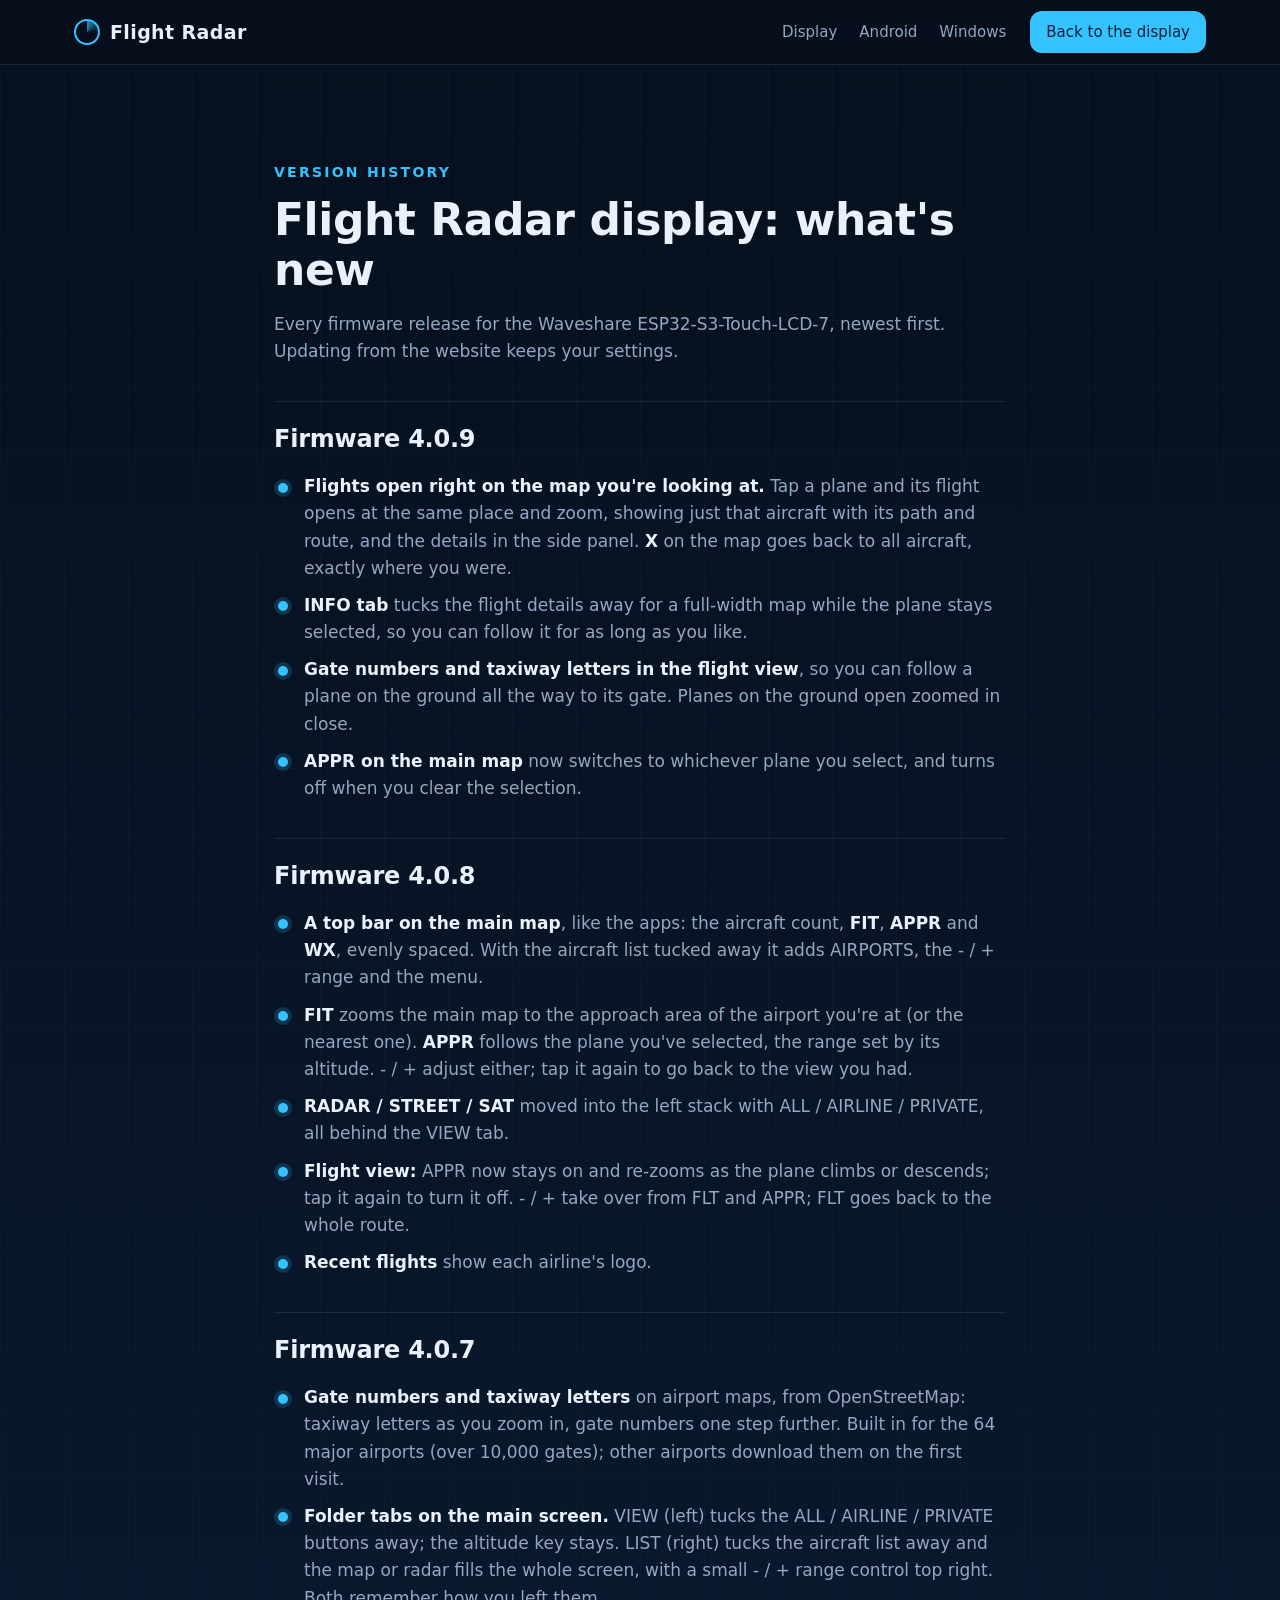
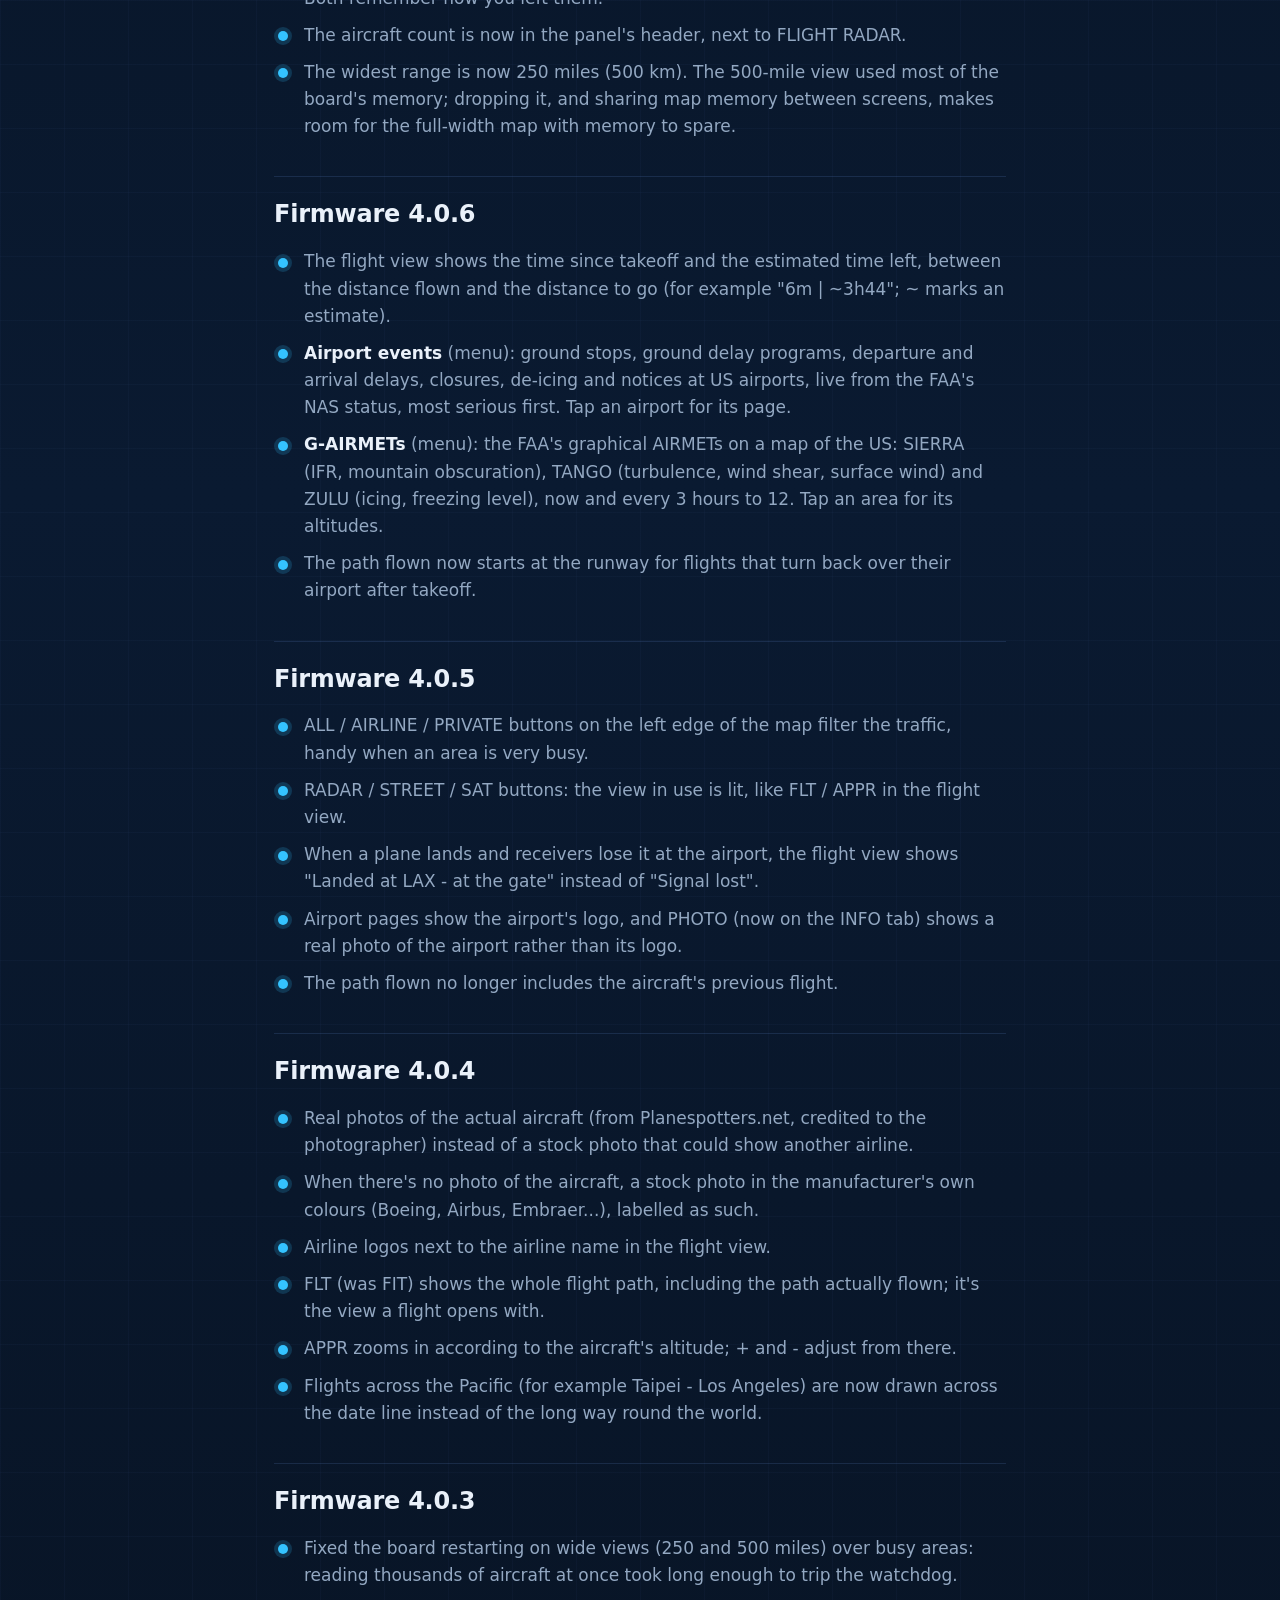
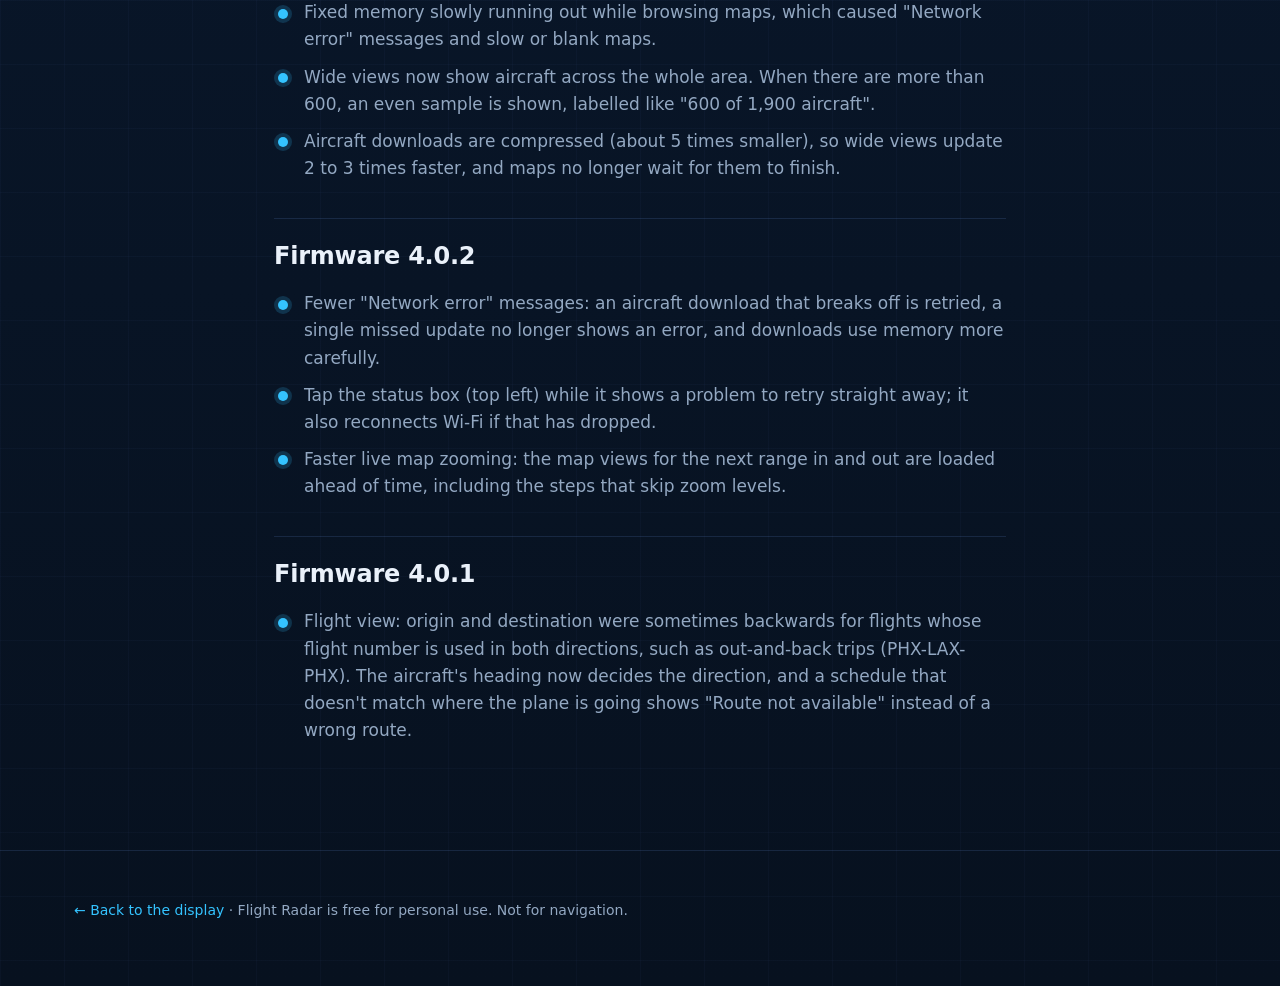
<file: changes-display.html>
<!doctype html>
<html lang="en">
<head>
  <meta charset="utf-8">
  <meta name="viewport" content="width=device-width, initial-scale=1">
  <title>Flight Radar display: what&#x27;s new</title>
  <meta name="description" content="Every firmware release for the Waveshare ESP32-S3-Touch-LCD-7, newest first. Updating from the website keeps your settings.">
  <link rel="icon" href="data:image/svg+xml,%3Csvg xmlns='http://www.w3.org/2000/svg' viewBox='0 0 32 32'%3E%3Ccircle cx='16' cy='16' r='14' fill='%230a1c33' stroke='%2334c3ff' stroke-width='2'/%3E%3C/svg%3E">
  <link rel="stylesheet" href="style.css">
</head>
<body>
<header class="nav">
  <div class="wrap nav-inner">
    <a class="brand" href="index.html"><span class="brand-mark" aria-hidden="true"></span><span>Flight Radar</span></a>
    <nav class="nav-links" aria-label="Pages">
      <a href="index.html">Display</a>
      <a href="android.html">Android</a>
      <a href="windows.html">Windows</a>
    </nav>
    <a class="btn btn-small" href="index.html">Back to the display</a>
  </div>
</header>
<main class="section">
  <div class="wrap narrow">
    <p class="eyebrow">Version history</p>
    <h1 class="history-title">Flight Radar display: what&#x27;s new</h1>
    <p class="muted">Every firmware release for the Waveshare ESP32-S3-Touch-LCD-7, newest first. Updating from the website keeps your settings.</p>
      <section class="release"><h2>Firmware 4.0.9</h2><ul class="ticks">
        <li><b>Flights open right on the map you're looking at.</b> Tap a plane and its flight opens at the same place and zoom, showing just that aircraft with its path and route, and the details in the side panel. <b>X</b> on the map goes back to all aircraft, exactly where you were.</li>
        <li><b>INFO tab</b> tucks the flight details away for a full-width map while the plane stays selected, so you can follow it for as long as you like.</li>
        <li><b>Gate numbers and taxiway letters in the flight view</b>, so you can follow a plane on the ground all the way to its gate. Planes on the ground open zoomed in close.</li>
        <li><b>APPR on the main map</b> now switches to whichever plane you select, and turns off when you clear the selection.</li>
      </ul></section>
      <section class="release"><h2>Firmware 4.0.8</h2><ul class="ticks">
        <li><b>A top bar on the main map</b>, like the apps: the aircraft count, <b>FIT</b>, <b>APPR</b> and <b>WX</b>, evenly spaced. With the aircraft list tucked away it adds AIRPORTS, the - / + range and the menu.</li>
        <li><b>FIT</b> zooms the main map to the approach area of the airport you're at (or the nearest one). <b>APPR</b> follows the plane you've selected, the range set by its altitude. - / + adjust either; tap it again to go back to the view you had.</li>
        <li><b>RADAR / STREET / SAT</b> moved into the left stack with ALL / AIRLINE / PRIVATE, all behind the VIEW tab.</li>
        <li><b>Flight view:</b> APPR now stays on and re-zooms as the plane climbs or descends; tap it again to turn it off. - / + take over from FLT and APPR; FLT goes back to the whole route.</li>
        <li><b>Recent flights</b> show each airline's logo.</li>
      </ul></section>
      <section class="release"><h2>Firmware 4.0.7</h2><ul class="ticks">
        <li><b>Gate numbers and taxiway letters</b> on airport maps, from OpenStreetMap: taxiway letters as you zoom in, gate numbers one step further. Built in for the 64 major airports (over 10,000 gates); other airports download them on the first visit.</li>
        <li><b>Folder tabs on the main screen.</b> VIEW (left) tucks the ALL / AIRLINE / PRIVATE buttons away; the altitude key stays. LIST (right) tucks the aircraft list away and the map or radar fills the whole screen, with a small - / + range control top right. Both remember how you left them.</li>
        <li>The aircraft count is now in the panel's header, next to FLIGHT RADAR.</li>
        <li>The widest range is now 250 miles (500 km). The 500-mile view used most of the board's memory; dropping it, and sharing map memory between screens, makes room for the full-width map with memory to spare.</li>
      </ul></section>
      <section class="release"><h2>Firmware 4.0.6</h2><ul class="ticks">
        <li>The flight view shows the time since takeoff and the estimated time left, between the distance flown and the distance to go (for example "6m | ~3h44"; ~ marks an estimate).</li>
        <li><b>Airport events</b> (menu): ground stops, ground delay programs, departure and arrival delays, closures, de-icing and notices at US airports, live from the FAA's NAS status, most serious first. Tap an airport for its page.</li>
        <li><b>G-AIRMETs</b> (menu): the FAA's graphical AIRMETs on a map of the US: SIERRA (IFR, mountain obscuration), TANGO (turbulence, wind shear, surface wind) and ZULU (icing, freezing level), now and every 3 hours to 12. Tap an area for its altitudes.</li>
        <li>The path flown now starts at the runway for flights that turn back over their airport after takeoff.</li>
      </ul></section>
      <section class="release"><h2>Firmware 4.0.5</h2><ul class="ticks">
        <li>ALL / AIRLINE / PRIVATE buttons on the left edge of the map filter the traffic, handy when an area is very busy.</li>
        <li>RADAR / STREET / SAT buttons: the view in use is lit, like FLT / APPR in the flight view.</li>
        <li>When a plane lands and receivers lose it at the airport, the flight view shows "Landed at LAX - at the gate" instead of "Signal lost".</li>
        <li>Airport pages show the airport's logo, and PHOTO (now on the INFO tab) shows a real photo of the airport rather than its logo.</li>
        <li>The path flown no longer includes the aircraft's previous flight.</li>
      </ul></section>
      <section class="release"><h2>Firmware 4.0.4</h2><ul class="ticks">
        <li>Real photos of the actual aircraft (from Planespotters.net, credited to the photographer) instead of a stock photo that could show another airline.</li>
        <li>When there's no photo of the aircraft, a stock photo in the manufacturer's own colours (Boeing, Airbus, Embraer...), labelled as such.</li>
        <li>Airline logos next to the airline name in the flight view.</li>
        <li>FLT (was FIT) shows the whole flight path, including the path actually flown; it's the view a flight opens with.</li>
        <li>APPR zooms in according to the aircraft's altitude; + and - adjust from there.</li>
        <li>Flights across the Pacific (for example Taipei - Los Angeles) are now drawn across the date line instead of the long way round the world.</li>
      </ul></section>
      <section class="release"><h2>Firmware 4.0.3</h2><ul class="ticks">
        <li>Fixed the board restarting on wide views (250 and 500 miles) over busy areas: reading thousands of aircraft at once took long enough to trip the watchdog.</li>
        <li>Fixed memory slowly running out while browsing maps, which caused "Network error" messages and slow or blank maps.</li>
        <li>Wide views now show aircraft across the whole area. When there are more than 600, an even sample is shown, labelled like "600 of 1,900 aircraft".</li>
        <li>Aircraft downloads are compressed (about 5 times smaller), so wide views update 2 to 3 times faster, and maps no longer wait for them to finish.</li>
      </ul></section>
      <section class="release"><h2>Firmware 4.0.2</h2><ul class="ticks">
        <li>Fewer "Network error" messages: an aircraft download that breaks off is retried, a single missed update no longer shows an error, and downloads use memory more carefully.</li>
        <li>Tap the status box (top left) while it shows a problem to retry straight away; it also reconnects Wi-Fi if that has dropped.</li>
        <li>Faster live map zooming: the map views for the next range in and out are loaded ahead of time, including the steps that skip zoom levels.</li>
      </ul></section>
      <section class="release"><h2>Firmware 4.0.1</h2><ul class="ticks">
        <li>Flight view: origin and destination were sometimes backwards for flights whose flight number is used in both directions, such as out-and-back trips (PHX-LAX-PHX). The aircraft's heading now decides the direction, and a schedule that doesn't match where the plane is going shows "Route not available" instead of a wrong route.</li>
      </ul></section>
  </div>
</main>
<footer class="footer">
  <div class="wrap"><p class="small muted"><a href="index.html">&larr; Back to the display</a> &middot; Flight Radar is free for personal use. Not for navigation.</p></div>
</footer>
</body>
</html>
</file>
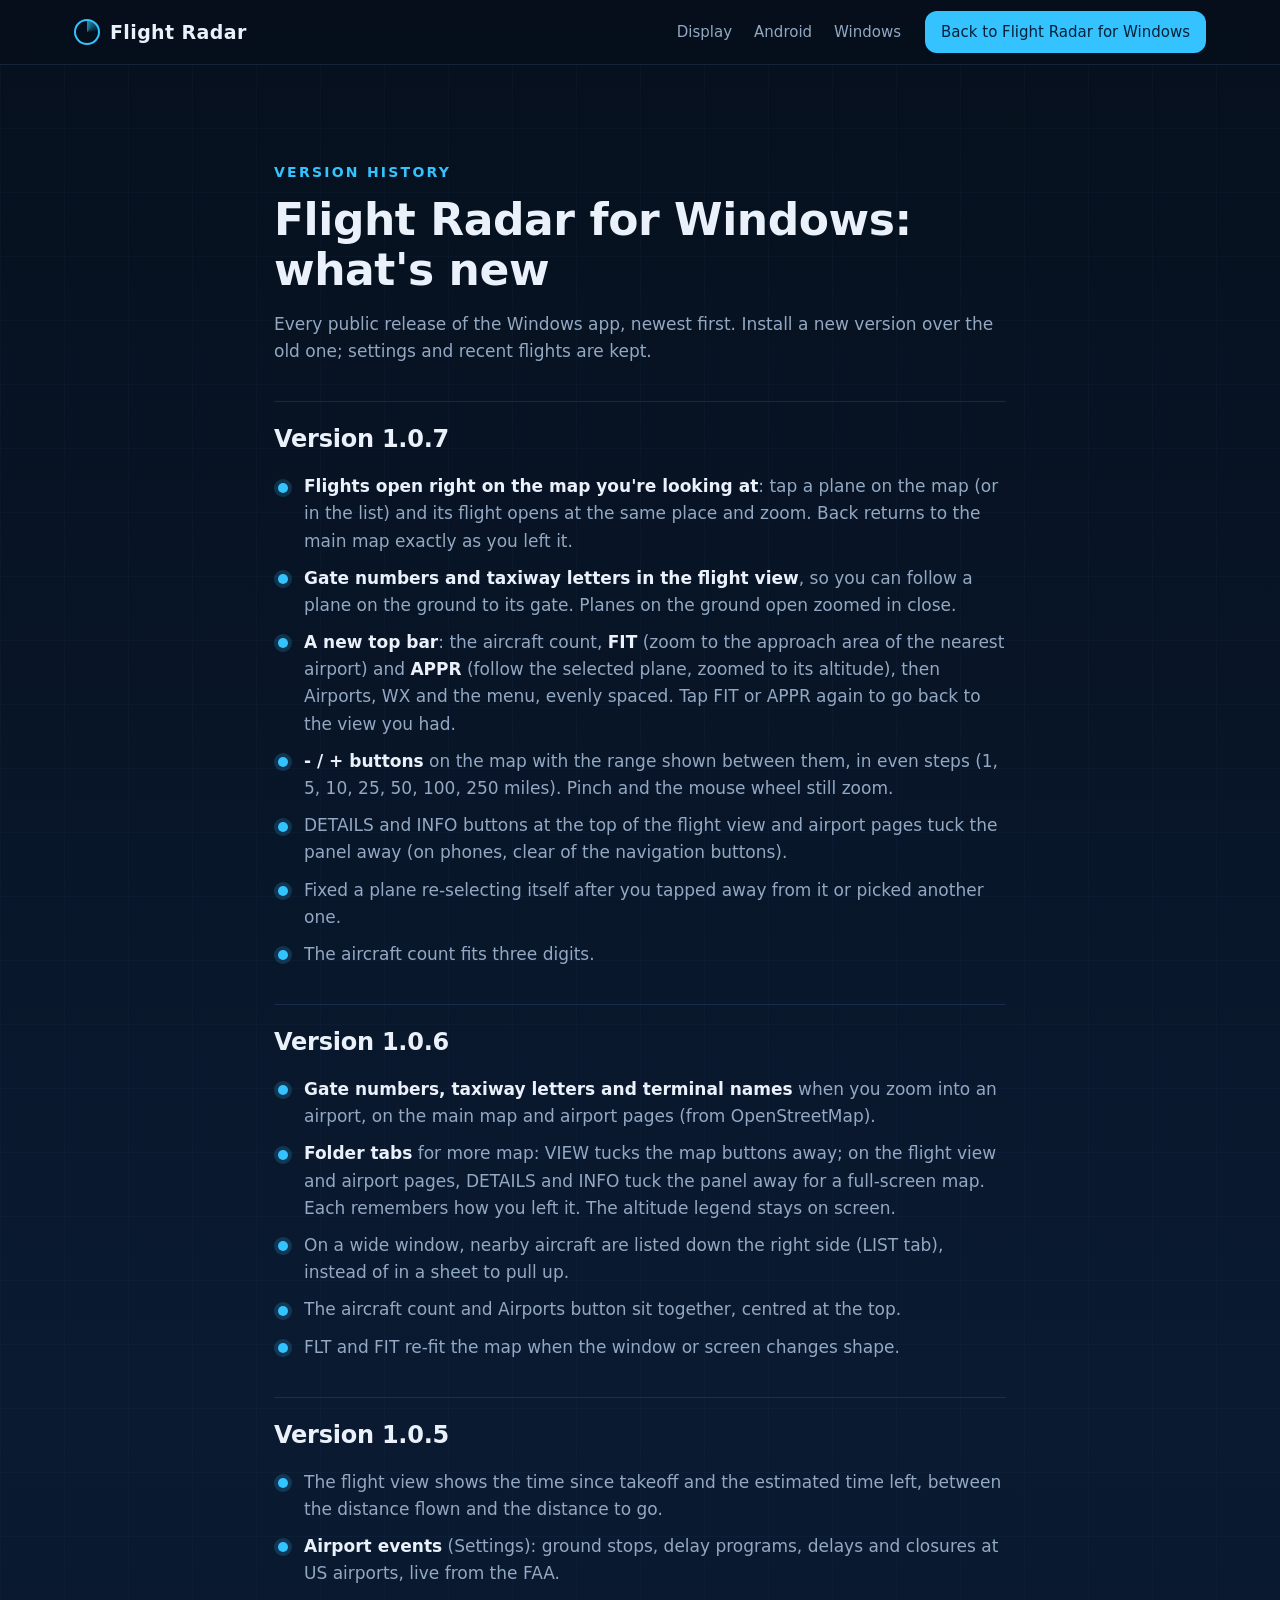
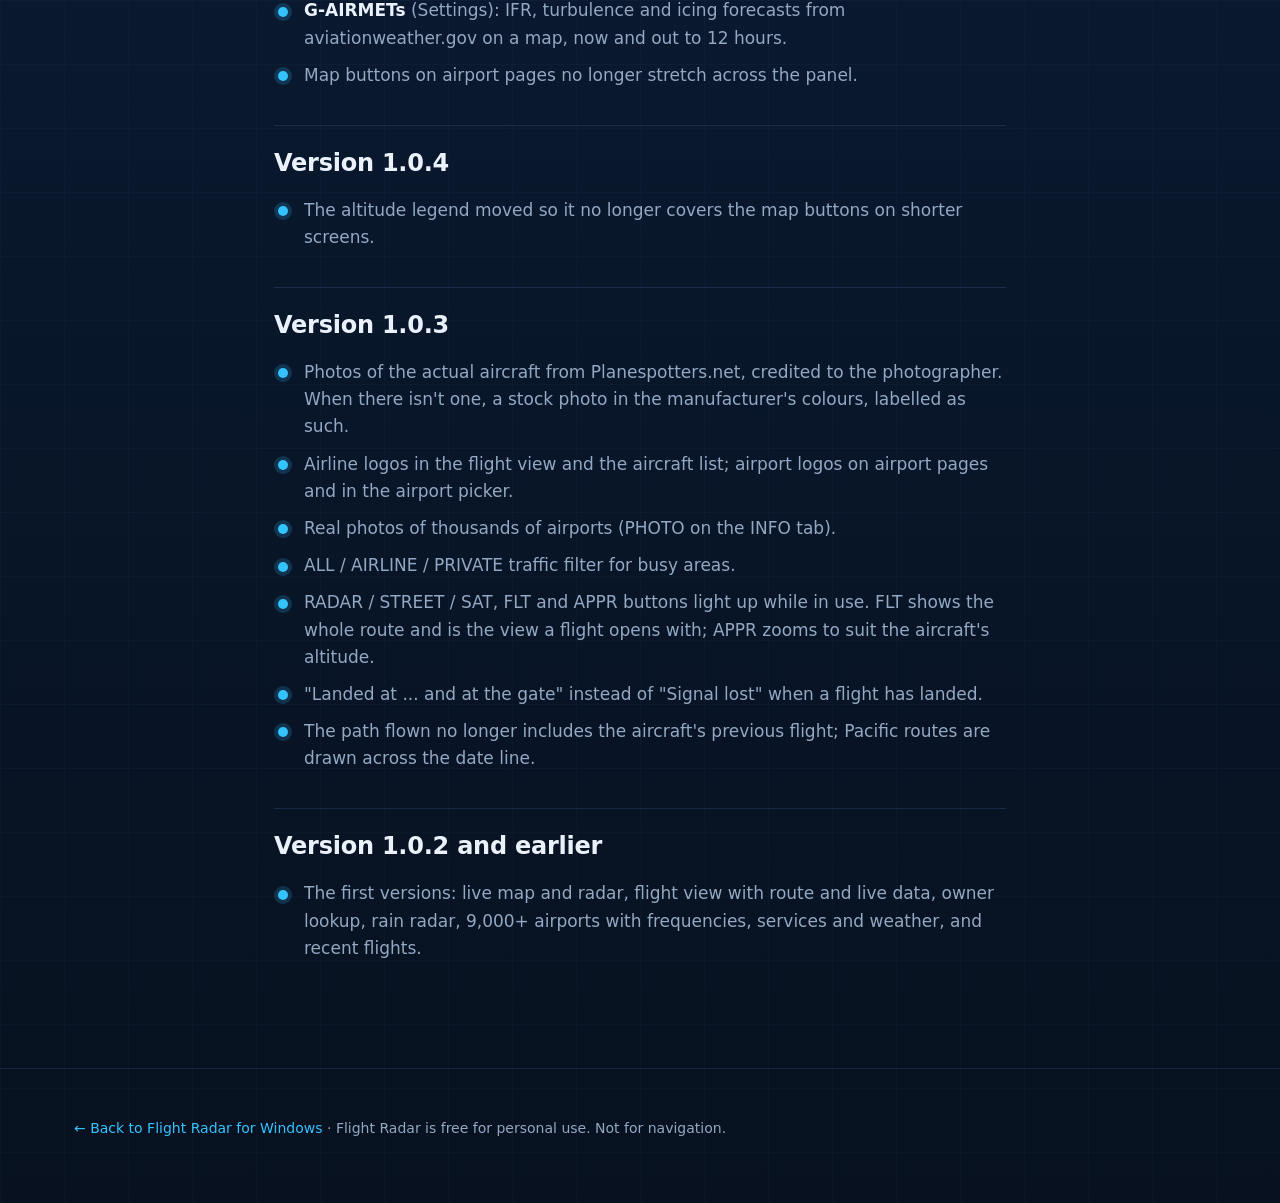
<file: changes-windows.html>
<!doctype html>
<html lang="en">
<head>
  <meta charset="utf-8">
  <meta name="viewport" content="width=device-width, initial-scale=1">
  <title>Flight Radar for Windows: what&#x27;s new</title>
  <meta name="description" content="Every public release of the Windows app, newest first. Install a new version over the old one; settings and recent flights are kept.">
  <link rel="icon" href="data:image/svg+xml,%3Csvg xmlns='http://www.w3.org/2000/svg' viewBox='0 0 32 32'%3E%3Ccircle cx='16' cy='16' r='14' fill='%230a1c33' stroke='%2334c3ff' stroke-width='2'/%3E%3C/svg%3E">
  <link rel="stylesheet" href="style.css">
</head>
<body>
<header class="nav">
  <div class="wrap nav-inner">
    <a class="brand" href="windows.html"><span class="brand-mark" aria-hidden="true"></span><span>Flight Radar</span></a>
    <nav class="nav-links" aria-label="Pages">
      <a href="index.html">Display</a>
      <a href="android.html">Android</a>
      <a href="windows.html">Windows</a>
    </nav>
    <a class="btn btn-small" href="windows.html">Back to Flight Radar for Windows</a>
  </div>
</header>
<main class="section">
  <div class="wrap narrow">
    <p class="eyebrow">Version history</p>
    <h1 class="history-title">Flight Radar for Windows: what&#x27;s new</h1>
    <p class="muted">Every public release of the Windows app, newest first. Install a new version over the old one; settings and recent flights are kept.</p>
      <section class="release"><h2>Version 1.0.7</h2><ul class="ticks">
        <li><b>Flights open right on the map you're looking at</b>: tap a plane on the map (or in the list) and its flight opens at the same place and zoom. Back returns to the main map exactly as you left it.</li>
        <li><b>Gate numbers and taxiway letters in the flight view</b>, so you can follow a plane on the ground to its gate. Planes on the ground open zoomed in close.</li>
        <li><b>A new top bar</b>: the aircraft count, <b>FIT</b> (zoom to the approach area of the nearest airport) and <b>APPR</b> (follow the selected plane, zoomed to its altitude), then Airports, WX and the menu, evenly spaced. Tap FIT or APPR again to go back to the view you had.</li>
        <li><b>- / + buttons</b> on the map with the range shown between them, in even steps (1, 5, 10, 25, 50, 100, 250 miles). Pinch and the mouse wheel still zoom.</li>
        <li>DETAILS and INFO buttons at the top of the flight view and airport pages tuck the panel away (on phones, clear of the navigation buttons).</li>
        <li>Fixed a plane re-selecting itself after you tapped away from it or picked another one.</li>
        <li>The aircraft count fits three digits.</li>
      </ul></section>
      <section class="release"><h2>Version 1.0.6</h2><ul class="ticks">
        <li><b>Gate numbers, taxiway letters and terminal names</b> when you zoom into an airport, on the main map and airport pages (from OpenStreetMap).</li>
        <li><b>Folder tabs</b> for more map: VIEW tucks the map buttons away; on the flight view and airport pages, DETAILS and INFO tuck the panel away for a full-screen map. Each remembers how you left it. The altitude legend stays on screen.</li>
        <li>On a wide window, nearby aircraft are listed down the right side (LIST tab), instead of in a sheet to pull up.</li>
        <li>The aircraft count and Airports button sit together, centred at the top.</li>
        <li>FLT and FIT re-fit the map when the window or screen changes shape.</li>
      </ul></section>
      <section class="release"><h2>Version 1.0.5</h2><ul class="ticks">
        <li>The flight view shows the time since takeoff and the estimated time left, between the distance flown and the distance to go.</li>
        <li><b>Airport events</b> (Settings): ground stops, delay programs, delays and closures at US airports, live from the FAA.</li>
        <li><b>G-AIRMETs</b> (Settings): IFR, turbulence and icing forecasts from aviationweather.gov on a map, now and out to 12 hours.</li>
        <li>Map buttons on airport pages no longer stretch across the panel.</li>
      </ul></section>
      <section class="release"><h2>Version 1.0.4</h2><ul class="ticks">
        <li>The altitude legend moved so it no longer covers the map buttons on shorter screens.</li>
      </ul></section>
      <section class="release"><h2>Version 1.0.3</h2><ul class="ticks">
        <li>Photos of the actual aircraft from Planespotters.net, credited to the photographer. When there isn't one, a stock photo in the manufacturer's colours, labelled as such.</li>
        <li>Airline logos in the flight view and the aircraft list; airport logos on airport pages and in the airport picker.</li>
        <li>Real photos of thousands of airports (PHOTO on the INFO tab).</li>
        <li>ALL / AIRLINE / PRIVATE traffic filter for busy areas.</li>
        <li>RADAR / STREET / SAT, FLT and APPR buttons light up while in use. FLT shows the whole route and is the view a flight opens with; APPR zooms to suit the aircraft's altitude.</li>
        <li>"Landed at ... and at the gate" instead of "Signal lost" when a flight has landed.</li>
        <li>The path flown no longer includes the aircraft's previous flight; Pacific routes are drawn across the date line.</li>
      </ul></section>
      <section class="release"><h2>Version 1.0.2 and earlier</h2><ul class="ticks">
        <li>The first versions: live map and radar, flight view with route and live data, owner lookup, rain radar, 9,000+ airports with frequencies, services and weather, and recent flights.</li>
      </ul></section>
  </div>
</main>
<footer class="footer">
  <div class="wrap"><p class="small muted"><a href="windows.html">&larr; Back to Flight Radar for Windows</a> &middot; Flight Radar is free for personal use. Not for navigation.</p></div>
</footer>
</body>
</html>
</file>
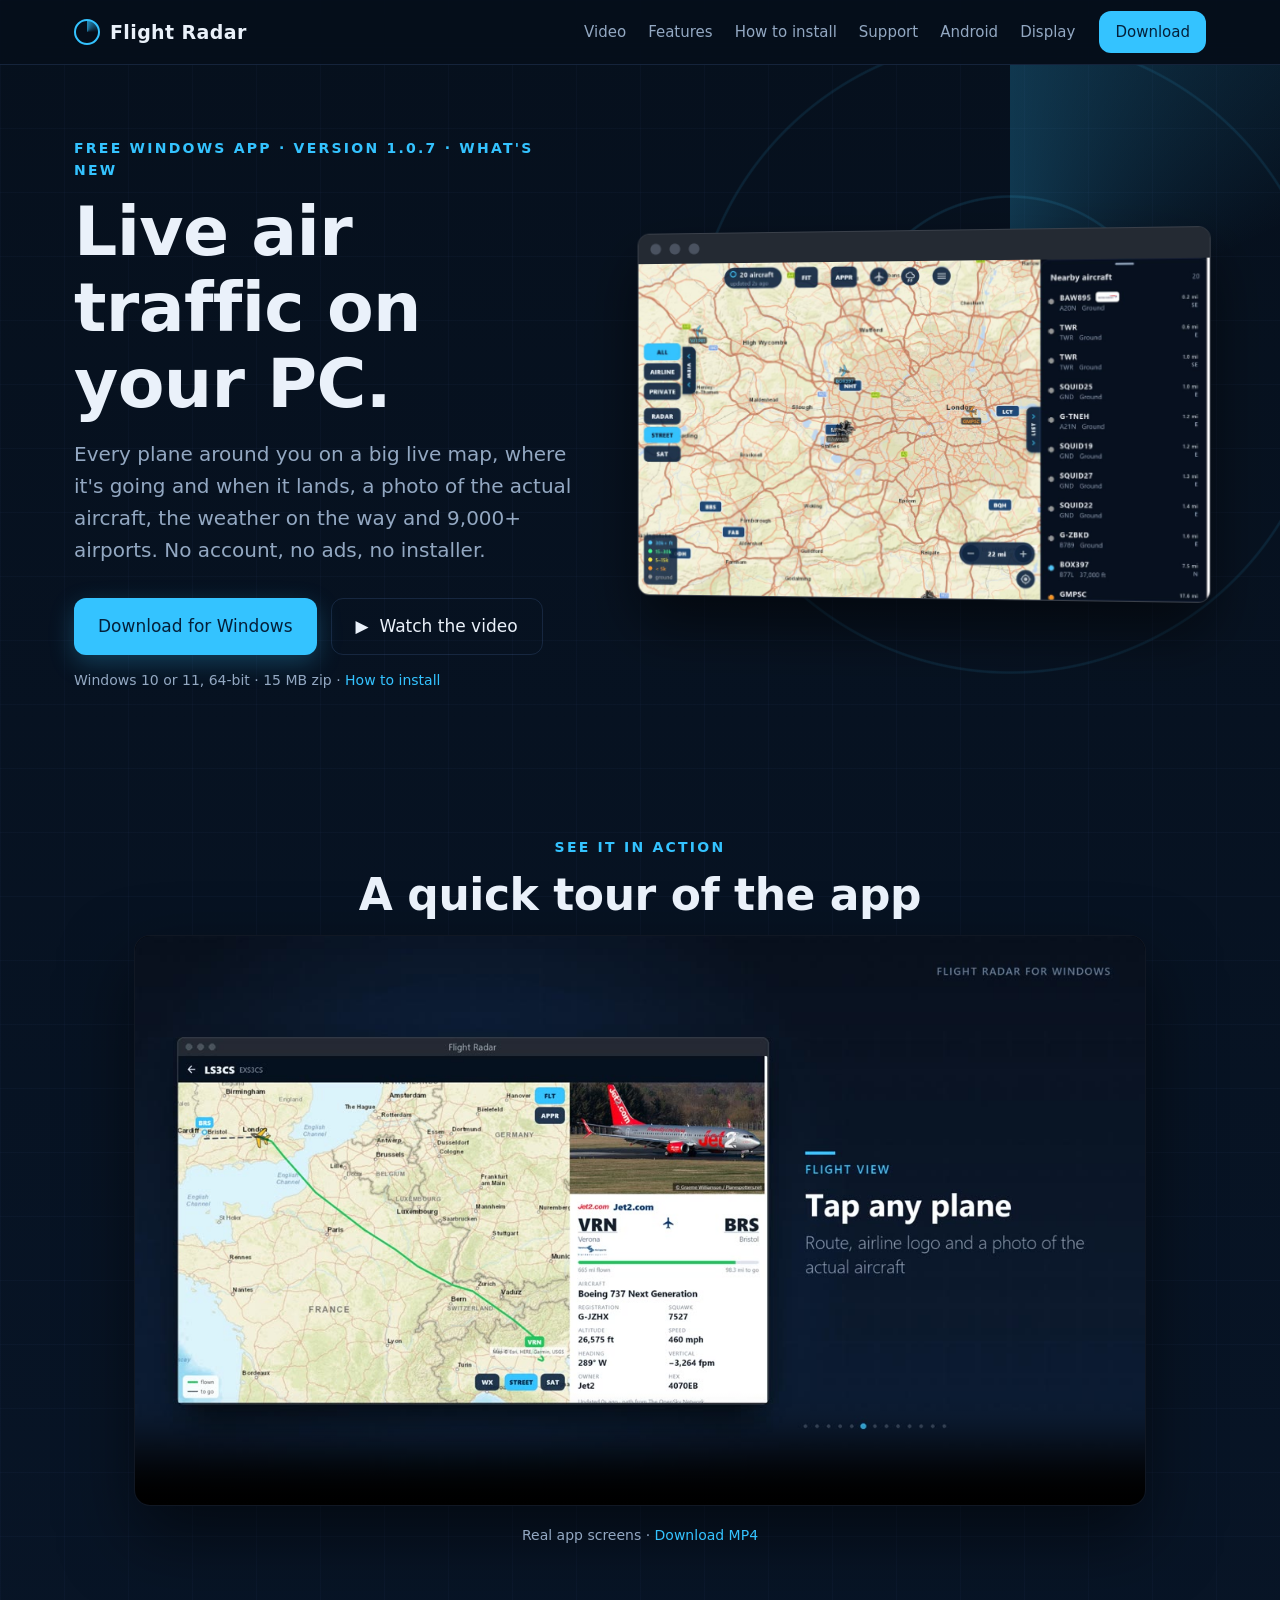
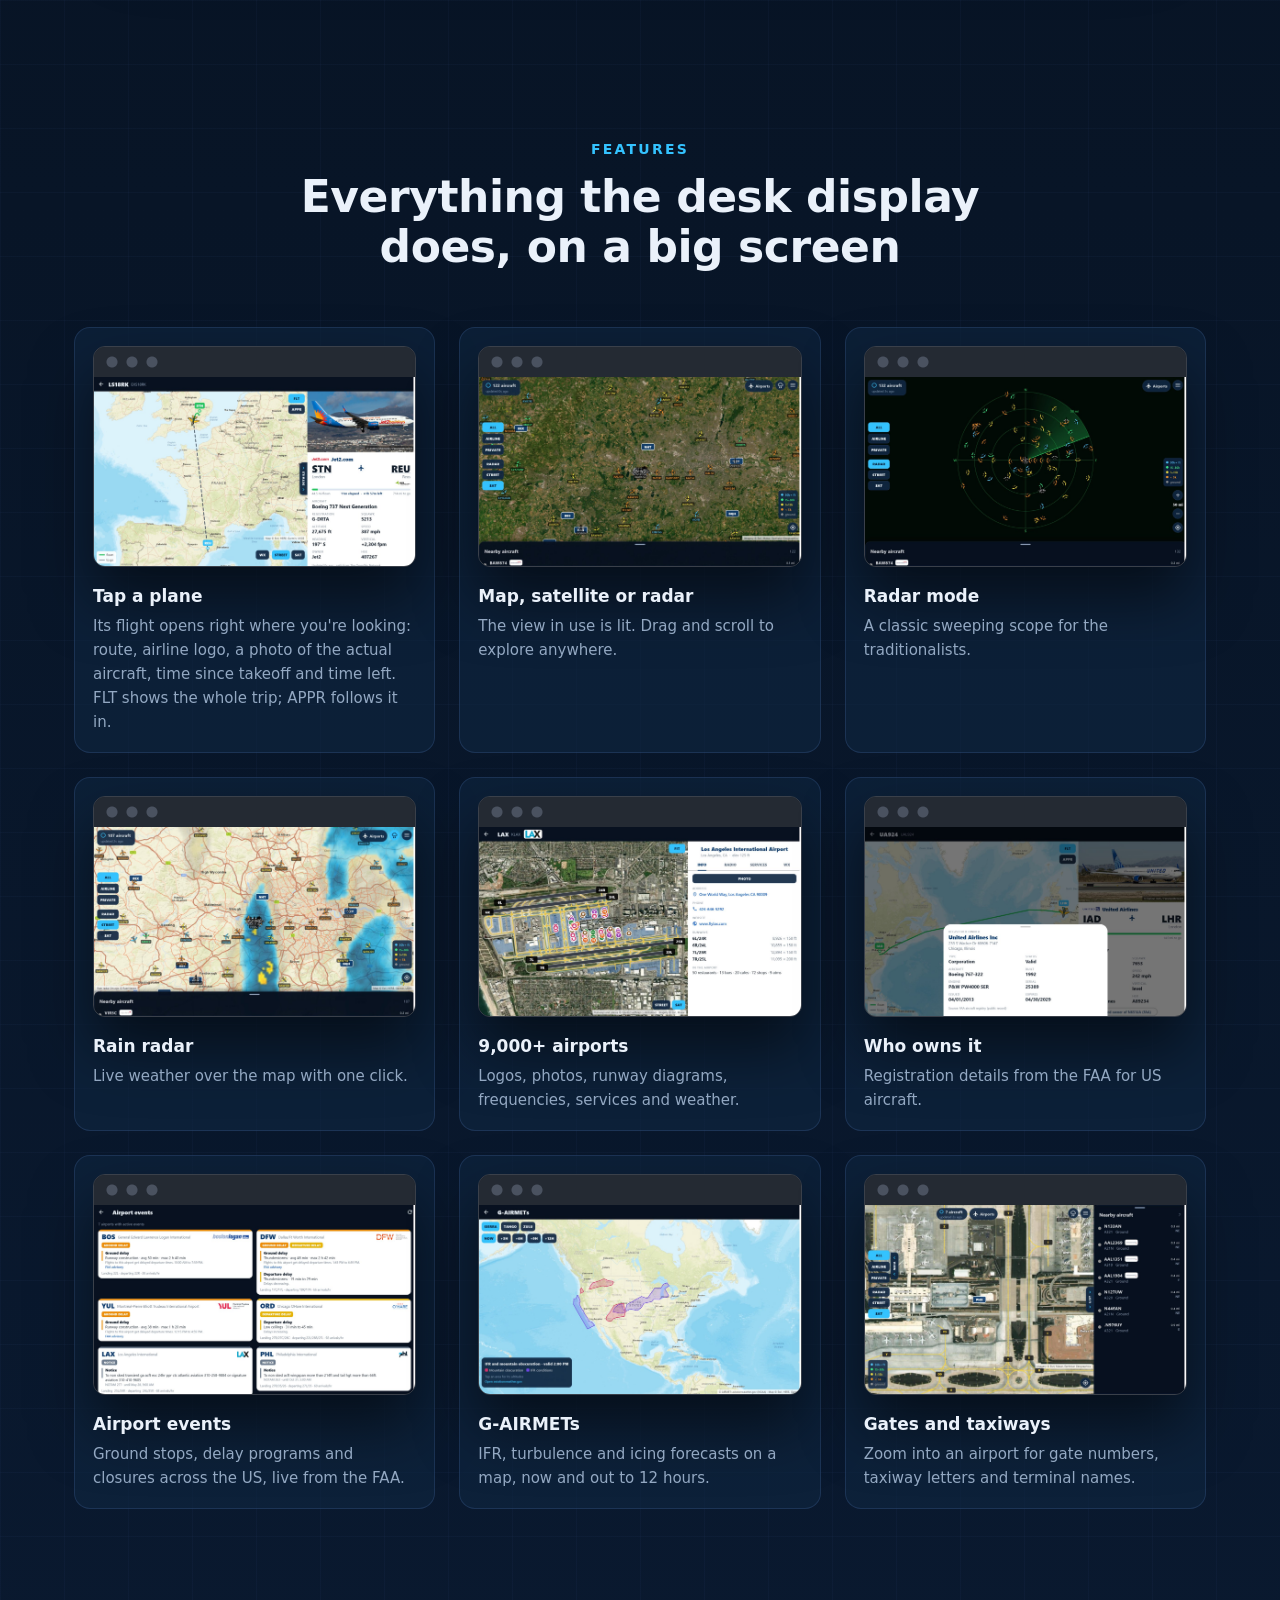
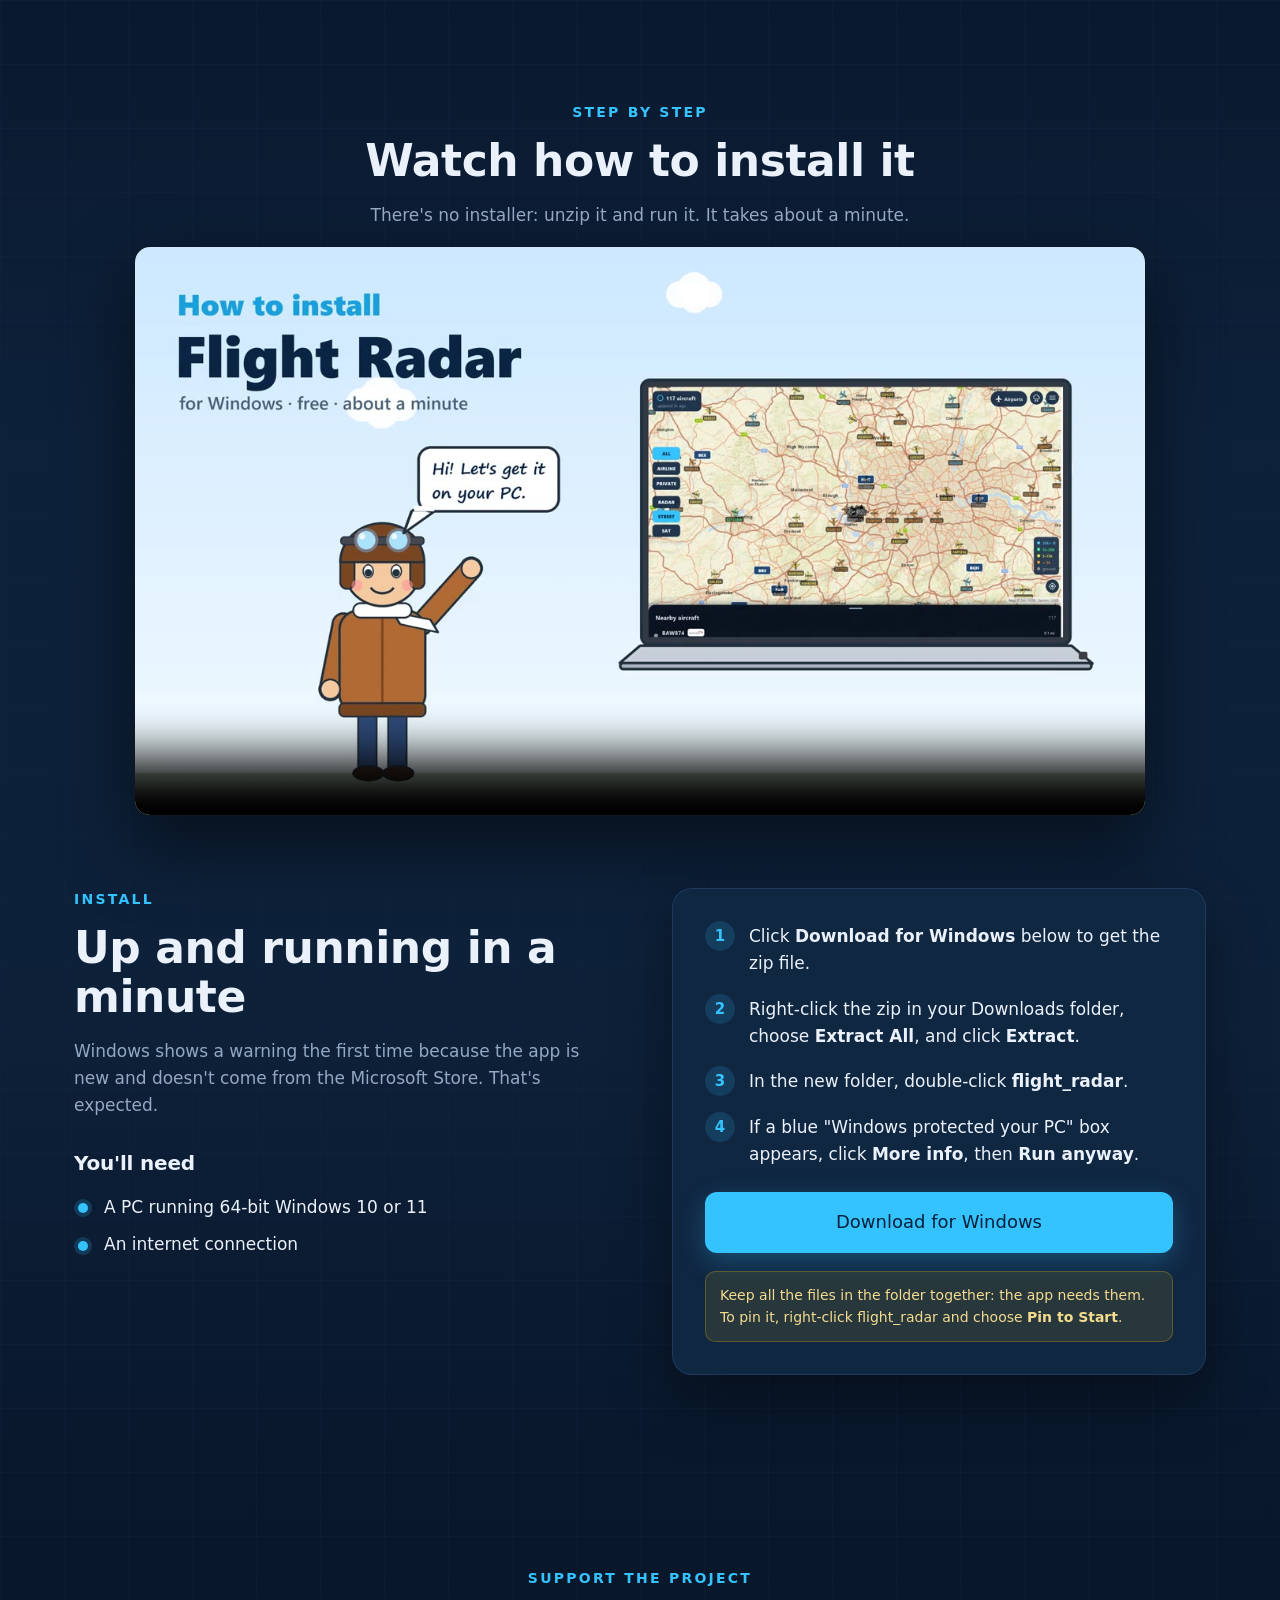
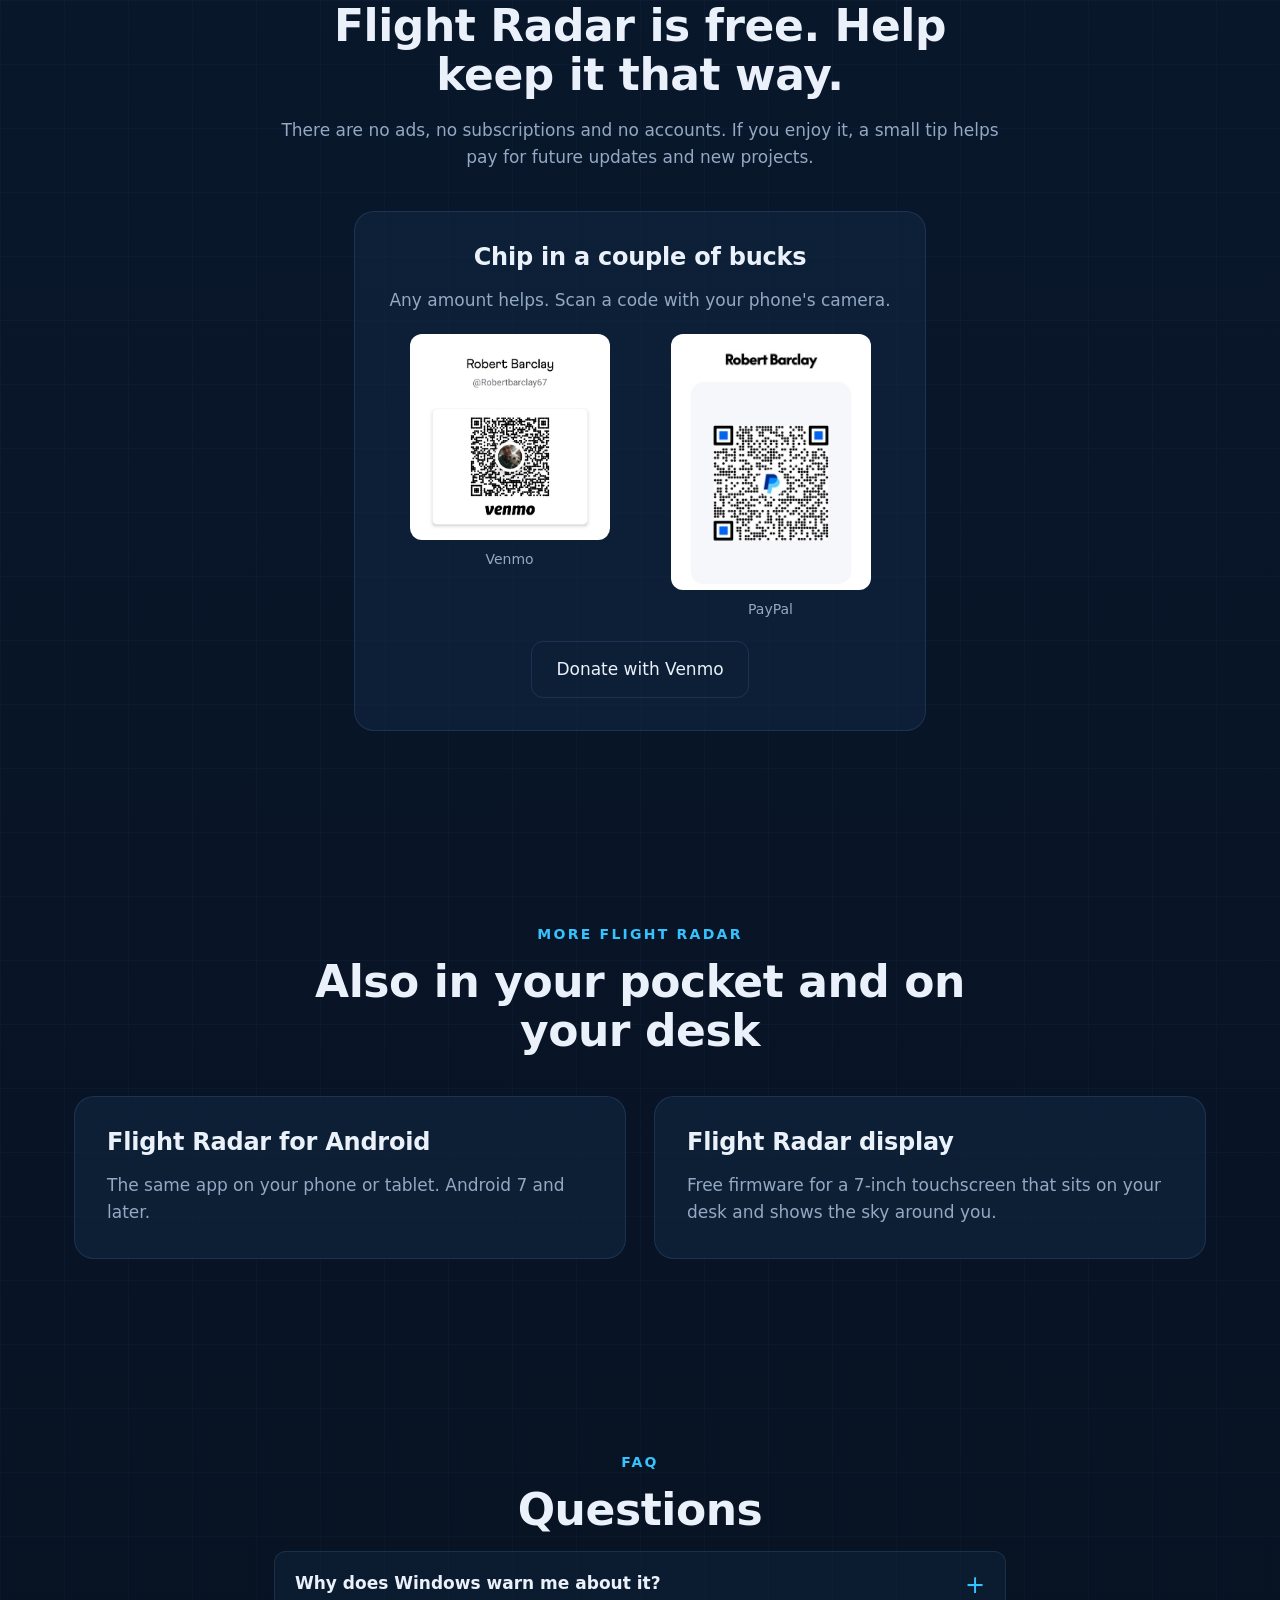
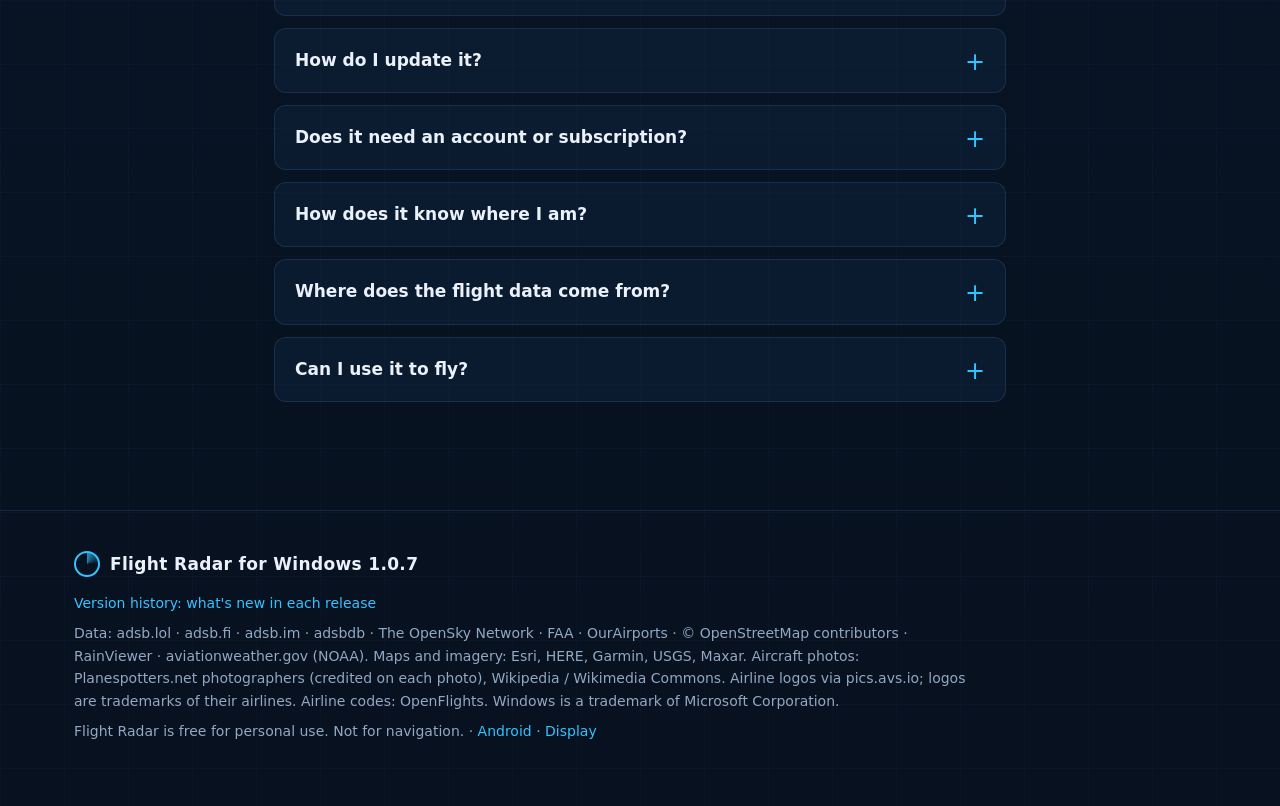
<file: windows.html>
<!doctype html>
<html lang="en">
<head>
  <meta charset="utf-8">
  <meta name="viewport" content="width=device-width, initial-scale=1">
  <title>Flight Radar for Windows: live air traffic on your PC</title>
  <meta name="description" content="Free Flight Radar app for Windows 10 and 11: live map and radar, flight routes with real aircraft photos, weather and 9,000+ airports on a big screen. No account, no ads.">
  <meta property="og:title" content="Flight Radar for Windows">
  <meta property="og:description" content="Live air traffic on your PC. Free, no account, no ads.">
  <meta property="og:image" content="media/windows-poster.jpg">
  <meta property="og:type" content="website">
  <link rel="icon" href="data:image/svg+xml,%3Csvg xmlns='http://www.w3.org/2000/svg' viewBox='0 0 32 32'%3E%3Ccircle cx='16' cy='16' r='14' fill='%230a1c33' stroke='%2334c3ff' stroke-width='2'/%3E%3Ccircle cx='16' cy='16' r='8' fill='none' stroke='%2334c3ff' stroke-opacity='.5'/%3E%3Cpath d='M16 16 L16 3 A13 13 0 0 1 27 10 Z' fill='%2334c3ff' fill-opacity='.6'/%3E%3C/svg%3E">
  <link rel="stylesheet" href="style.css">
</head>
<body>

<header class="nav">
  <div class="wrap nav-inner">
    <a class="brand" href="#top" aria-label="Flight Radar for Windows">
      <span class="brand-mark" aria-hidden="true"></span>
      <span>Flight Radar</span>
    </a>
    <nav class="nav-links" aria-label="Sections">
      <a href="#video">Video</a>
      <a href="#features">Features</a>
      <a href="#install">How to install</a>
      <a href="#support">Support</a>
      <a href="android.html">Android</a>
      <a href="index.html">Display</a>
    </nav>
    <a class="btn btn-small" href="#install">Download</a>
  </div>
</header>

<main id="top">

  <section class="hero">
    <div class="radar" aria-hidden="true"><div class="sweep"></div></div>
    <div class="wrap hero-inner">
      <div class="hero-copy">
        <p class="eyebrow">Free Windows app &middot; Version 1.0.7 &middot; <a href="changes-windows.html">What's new</a></p>
        <h1>Live air traffic on your PC.</h1>
        <p class="lede">Every plane around you on a big live map, where it's going and when it lands, a photo of the actual aircraft, the weather on the way and 9,000+ airports. No account, no ads, no installer.</p>
        <div class="cta-row">
          <a class="btn" href="download/FlightRadar-Windows-1.0.7.zip" download>Download for Windows</a>
          <a class="btn btn-ghost" href="#video">&#9654;&nbsp; Watch the video</a>
        </div>
        <p class="small muted dl-meta">Windows 10 or 11, 64-bit &middot; 15 MB zip &middot; <a href="#install">How to install</a></p>
      </div>
      <div class="window hero-device">
        <img src="apps/windows/home.jpg" width="1878" height="1104" alt="Flight Radar on Windows: the live map around London Heathrow with the count, FIT and APPR along the top, the traffic and map buttons on the left, the - / + range control and the nearby aircraft list on the right.">
      </div>
    </div>
  </section>

  <section id="video" class="section">
    <div class="wrap narrow center">
      <p class="eyebrow">See it in action</p>
      <h2>A quick tour of the app</h2>
    </div>
    <div class="wrap video-wrap">
      <video controls preload="metadata" poster="media/windows-poster.jpg" playsinline>
        <source src="media/flight-radar-windows.mp4" type="video/mp4">
        Your browser can't play this video. <a href="media/flight-radar-windows.mp4">Download it instead</a>.
      </video>
    </div>
    <p class="wrap center small muted">Real app screens &middot; <a href="media/flight-radar-windows.mp4" download>Download MP4</a></p>
  </section>

  <section id="features" class="section">
    <div class="wrap narrow center">
      <p class="eyebrow">Features</p>
      <h2>Everything the desk display does, on a big screen</h2>
    </div>
    <div class="wrap app-grid wide">
      <figure class="card">
        <div class="window"><img src="apps/windows/flight.jpg" width="1878" height="1104" loading="lazy" alt="Flight view with the route map, airline logo, aircraft photo and live altitude and speed."></div>
        <figcaption><b>Tap a plane</b>Its flight opens right where you're looking: route, airline logo, a photo of the actual aircraft, time since takeoff and time left. FLT shows the whole trip; APPR follows it in.</figcaption>
      </figure>
      <figure class="card">
        <div class="window"><img src="apps/windows/sat.jpg" width="1878" height="1104" loading="lazy" alt="Satellite map around Heathrow."></div>
        <figcaption><b>Map, satellite or radar</b>The view in use is lit. Drag and scroll to explore anywhere.</figcaption>
      </figure>
      <figure class="card">
        <div class="window"><img src="apps/windows/radar.jpg" width="1878" height="1104" loading="lazy" alt="Radar mode with a sweeping green scope."></div>
        <figcaption><b>Radar mode</b>A classic sweeping scope for the traditionalists.</figcaption>
      </figure>
      <figure class="card">
        <div class="window"><img src="apps/windows/wx.jpg" width="1878" height="1104" loading="lazy" alt="Live map with the rain radar overlay."></div>
        <figcaption><b>Rain radar</b>Live weather over the map with one click.</figcaption>
      </figure>
      <figure class="card">
        <div class="window"><img src="apps/windows/airport.jpg" width="1878" height="1104" loading="lazy" alt="Los Angeles International airport page with its logo, runway diagram and details."></div>
        <figcaption><b>9,000+ airports</b>Logos, photos, runway diagrams, frequencies, services and weather.</figcaption>
      </figure>
      <figure class="card">
        <div class="window"><img src="apps/windows/owner.jpg" width="1878" height="1104" loading="lazy" alt="Owner details for a US-registered aircraft from the FAA registry."></div>
        <figcaption><b>Who owns it</b>Registration details from the FAA for US aircraft.</figcaption>
      </figure>
      <figure class="card">
        <div class="window"><img src="apps/windows/events.jpg" width="1878" height="1104" loading="lazy" alt="Airport events: tiles for airports with ground delays, departure delays and notices from the FAA."></div>
        <figcaption><b>Airport events</b>Ground stops, delay programs and closures across the US, live from the FAA.</figcaption>
      </figure>
      <figure class="card">
        <div class="window"><img src="apps/windows/gairmet.jpg" width="1878" height="1104" loading="lazy" alt="G-AIRMET map showing IFR and mountain obscuration areas over the US."></div>
        <figcaption><b>G-AIRMETs</b>IFR, turbulence and icing forecasts on a map, now and out to 12 hours.</figcaption>
      </figure>
      <figure class="card">
        <div class="window"><img src="apps/windows/gates.jpg" width="1400" height="822" loading="lazy" alt="Phoenix Sky Harbor on satellite with gate numbers beside the parked aircraft and taxiway letters on the taxiways."></div>
        <figcaption><b>Gates and taxiways</b>Zoom into an airport for gate numbers, taxiway letters and terminal names.</figcaption>
      </figure>    </div>
  </section>

  <section id="install" class="section install">
    <div class="wrap narrow center howto-head">
      <p class="eyebrow">Step by step</p>
      <h2>Watch how to install it</h2>
      <p class="muted">There's no installer: unzip it and run it. It takes about a minute.</p>
    </div>
    <div class="wrap video-wrap howto-video">
      <video controls preload="none" poster="media/windows-install-poster.jpg" playsinline>
        <source src="media/flight-radar-windows-install.mp4" type="video/mp4">
        Your browser can't play this video. <a href="media/flight-radar-windows-install.mp4">Download it instead</a>.
      </video>
    </div>
    <div class="wrap install-inner">
      <div>
        <p class="eyebrow">Install</p>
        <h2>Up and running in a minute</h2>
        <p class="muted">Windows shows a warning the first time because the app is new and doesn't come from the Microsoft Store. That's expected.</p>
        <h3 class="mini">You'll need</h3>
        <ul class="ticks">
          <li>A PC running 64-bit Windows 10 or 11</li>
          <li>An internet connection</li>
        </ul>
      </div>
      <div class="install-card">
        <ol class="steps">
          <li><span>1</span>Click <b>Download for Windows</b> below to get the zip file.</li>
          <li><span>2</span>Right-click the zip in your Downloads folder, choose <b>Extract All</b>, and click <b>Extract</b>.</li>
          <li><span>3</span>In the new folder, double-click <b>flight_radar</b>.</li>
          <li><span>4</span>If a blue "Windows protected your PC" box appears, click <b>More info</b>, then <b>Run anyway</b>.</li>
        </ol>
        <a class="btn btn-wide" href="download/FlightRadar-Windows-1.0.7.zip" download>Download for Windows</a>
        <p class="note">Keep all the files in the folder together: the app needs them. To pin it, right-click flight_radar and choose <b>Pin to Start</b>.</p>
      </div>
    </div>
  </section>

  <section id="support" class="section">
    <div class="wrap narrow center">
      <p class="eyebrow">Support the project</p>
      <h2>Flight Radar is free. Help keep it that way.</h2>
      <p class="muted">There are no ads, no subscriptions and no accounts. If you enjoy it, a small tip helps pay for future updates and new projects.</p>
    </div>
    <div class="wrap support-grid" style="grid-template-columns: 1fr; max-width: 620px;">
      <div class="support-card" style="align-items: center; text-align: center;">
        <h3>Chip in a couple of bucks</h3>
        <p class="muted">Any amount helps. Scan a code with your phone's camera.</p>
        <div class="qr-row">
          <figure>
            <img src="media/venmo-qr.jpg" width="525" height="540" loading="lazy" alt="Venmo QR code for @Robertbarclay67">
            <figcaption>Venmo</figcaption>
          </figure>
          <figure>
            <img src="media/paypal-qr.jpg" width="416" height="540" loading="lazy" alt="PayPal QR code">
            <figcaption>PayPal</figcaption>
          </figure>
        </div>
        <a class="btn btn-ghost" href="https://venmo.com/code?user_id=2998481488707584054&amp;created=1790629693" target="_blank" rel="noopener">Donate with Venmo</a>
      </div>
    </div>
  </section>

  <section class="section">
    <div class="wrap narrow center">
      <p class="eyebrow">More Flight Radar</p>
      <h2>Also in your pocket and on your desk</h2>
    </div>
    <div class="wrap cross">
      <a class="support-card" href="android.html">
        <h3>Flight Radar for Android</h3>
        <p>The same app on your phone or tablet. Android 7 and later.</p>
      </a>
      <a class="support-card" href="index.html">
        <h3>Flight Radar display</h3>
        <p>Free firmware for a 7-inch touchscreen that sits on your desk and shows the sky around you.</p>
      </a>
    </div>
  </section>

  <section id="faq" class="section">
    <div class="wrap narrow">
      <p class="eyebrow center">FAQ</p>
      <h2 class="center">Questions</h2>
      <details>
        <summary>Why does Windows warn me about it?</summary>
        <p>Windows SmartScreen warns about apps that are new and haven't been downloaded many times yet. Click <b>More info</b> and <b>Run anyway</b>. You'll only see it once.</p>
      </details>
      <details>
        <summary>How do I update it?</summary>
        <p>Download the new zip and extract it over the old folder, or into a new one. Your settings and recent flights are kept.</p>
      </details>
      <details>
        <summary>Does it need an account or subscription?</summary>
        <p>No. It uses free public services for aircraft positions, routes, maps and weather, with no sign-up.</p>
      </details>
      <details>
        <summary>How does it know where I am?</summary>
        <p>It asks Windows for your approximate location, if location is turned on. It stays on your PC; the app sends only the area you're looking at to the data services. Without location, drag the map or pick an airport.</p>
      </details>
      <details>
        <summary>Where does the flight data come from?</summary>
        <p>Aircraft positions come from community ADS-B networks (adsb.lol, with adsb.fi as a backup), fed by volunteers' receivers. Routes come from adsb.im, flight history from the OpenSky Network, aircraft photos from Planespotters.net photographers, owners from the FAA registry, weather from aviationweather.gov and RainViewer, and airport data from OurAirports, the FAA and OpenStreetMap.</p>
      </details>
      <details>
        <summary>Can I use it to fly?</summary>
        <p>No. Flight Radar is for fun and curiosity. Routes, runways, frequencies and weather come from public and community sources and may be wrong or out of date. <b>Not for navigation.</b></p>
      </details>
    </div>
  </section>

</main>

<footer class="footer">
  <div class="wrap">
    <div class="brand"><span class="brand-mark" aria-hidden="true"></span><span>Flight Radar for Windows 1.0.7</span></div>
    <p class="small muted"><a href="changes-windows.html">Version history: what's new in each release</a></p>
    <p class="small muted">Data: adsb.lol &middot; adsb.fi &middot; adsb.im &middot; adsbdb &middot; The OpenSky Network &middot; FAA &middot; OurAirports &middot; &copy; OpenStreetMap contributors &middot; RainViewer &middot; aviationweather.gov (NOAA). Maps and imagery: Esri, HERE, Garmin, USGS, Maxar. Aircraft photos: Planespotters.net photographers (credited on each photo), Wikipedia / Wikimedia Commons. Airline logos via pics.avs.io; logos are trademarks of their airlines. Airline codes: OpenFlights. Windows is a trademark of Microsoft Corporation.</p>
    <p class="small muted">Flight Radar is free for personal use. Not for navigation. &middot; <a href="android.html">Android</a> &middot; <a href="index.html">Display</a></p>
  </div>
</footer>

</body>
</html>
</file>
<file: style.css>
:root {
  --bg: #07111f;
  --bg-2: #0b1d35;
  --panel: #102742;
  --panel-2: #14304f;
  --line: rgba(120, 170, 255, 0.14);
  --text: #eaf1fa;
  --muted: #93a8c2;
  --accent: #34c3ff;
  --accent-ink: #04203a;
  --radius: 16px;
  color-scheme: dark;
}

* { box-sizing: border-box; }
html { scroll-behavior: smooth; }
body {
  margin: 0;
  background: var(--bg);
  background-image:
    linear-gradient(rgba(120, 170, 255, 0.03) 1px, transparent 1px),
    linear-gradient(90deg, rgba(120, 170, 255, 0.03) 1px, transparent 1px),
    linear-gradient(180deg, #06101d 0%, #0a1a31 50%, #07111f 100%);
  background-size: 64px 64px, 64px 64px, 100% 100%;
  color: var(--text);
  font: 17px/1.6 "Segoe UI", system-ui, -apple-system, Roboto, "Helvetica Neue", Arial, sans-serif;
  -webkit-font-smoothing: antialiased;
}
img { max-width: 100%; height: auto; display: block; }
a { color: var(--accent); text-decoration: none; }
a:hover { text-decoration: underline; }
b { font-weight: 600; }

.wrap { width: 100%; max-width: 1180px; margin: 0 auto; padding: 0 24px; }
.narrow { max-width: 780px; }
.center { text-align: center; }
.muted { color: var(--muted); }
.small { font-size: 14px; }

h1, h2, h3 { line-height: 1.12; margin: 0 0 16px; letter-spacing: -0.01em; }
h1 { font-size: clamp(40px, 6vw, 68px); font-weight: 700; }
h2 { font-size: clamp(30px, 4vw, 44px); font-weight: 700; }
h3 { font-size: 28px; font-weight: 700; }
.eyebrow, .tag {
  color: var(--accent);
  font-size: 14px;
  font-weight: 600;
  letter-spacing: 0.16em;
  text-transform: uppercase;
  margin: 0 0 12px;
}

/* ---------- Buttons ---------- */
.btn {
  display: inline-flex; align-items: center; justify-content: center;
  background: var(--accent); color: var(--accent-ink);
  border: 0; border-radius: 12px;
  padding: 14px 24px;
  font: 600 17px/1.2 inherit; font-family: inherit;
  cursor: pointer; text-decoration: none;
  box-shadow: 0 8px 24px rgba(52, 195, 255, 0.25);
  transition: transform 0.15s ease, box-shadow 0.15s ease;
}
.btn:hover { text-decoration: none; transform: translateY(-1px); box-shadow: 0 12px 30px rgba(52, 195, 255, 0.35); }
.btn-ghost { background: transparent; color: var(--text); border: 1px solid var(--line); box-shadow: none; }
.btn-ghost:hover { border-color: var(--accent); box-shadow: none; }
.btn-small { padding: 9px 16px; font-size: 15px; box-shadow: none; }
.btn-wide { width: 100%; padding: 16px; font-size: 18px; }

/* ---------- Nav ---------- */
.nav {
  position: sticky; top: 0; z-index: 10;
  background: rgba(6, 14, 27, 0.8);
  backdrop-filter: blur(12px); -webkit-backdrop-filter: blur(12px);
  border-bottom: 1px solid var(--line);
}
.nav-inner { display: flex; align-items: center; gap: 24px; height: 64px; }
.brand { display: flex; align-items: center; gap: 10px; color: var(--text); font-weight: 700; font-size: 19px; letter-spacing: 0.02em; }
.brand:hover { text-decoration: none; }
.brand-mark {
  width: 26px; height: 26px; border-radius: 50%;
  border: 2px solid var(--accent);
  background: conic-gradient(from 0deg, rgba(52, 195, 255, 0.7), transparent 25%, transparent);
}
.nav-links { display: flex; gap: 22px; margin-left: auto; }
.nav-links a { color: var(--muted); font-size: 15px; }
.nav-links a:hover { color: var(--text); text-decoration: none; }

/* ---------- Device frame (matches the video) ---------- */
.device {
  background: #0d0f13;
  border: 2px solid #3a404a;
  border-radius: 22px;
  padding: 18px;
  box-shadow: 0 30px 60px rgba(0, 0, 0, 0.55), inset 0 1px 0 rgba(255, 255, 255, 0.08);
}
.device img { border-radius: 4px; width: 100%; }
.device.small { border-radius: 14px; padding: 10px; }

/* ---------- Hero ---------- */
.hero { position: relative; overflow: hidden; padding: 72px 0 48px; }
.hero-inner { position: relative; display: grid; grid-template-columns: 1fr 1.15fr; gap: 56px; align-items: center; }
.lede { font-size: 20px; color: var(--muted); max-width: 520px; margin: 0 0 32px; }
.cta-row { display: flex; flex-wrap: wrap; gap: 14px; }
.hero-device { transform: perspective(1400px) rotateY(-6deg); }

.radar {
  position: absolute; width: 900px; height: 900px; right: -180px; top: -160px;
  border-radius: 50%;
  background:
    radial-gradient(circle, transparent 0 24.6%, rgba(52, 195, 255, 0.12) 24.8% 25%, transparent 25.2% 49.6%,
      rgba(52, 195, 255, 0.10) 49.8% 50%, transparent 50.2% 74.6%, rgba(52, 195, 255, 0.08) 74.8% 75%, transparent 75.2% 99.4%,
      rgba(52, 195, 255, 0.08) 99.6%);
  pointer-events: none;
}
.sweep {
  position: absolute; inset: 0; border-radius: 50%;
  background: conic-gradient(from 0deg, rgba(52, 195, 255, 0.22), rgba(52, 195, 255, 0) 18%, transparent);
  animation: sweep 6s linear infinite;
}
@keyframes sweep { to { transform: rotate(360deg); } }
@media (prefers-reduced-motion: reduce) { .sweep { animation: none; } html { scroll-behavior: auto; } }

.stats {
  position: relative; margin-top: 64px;
  display: grid; grid-template-columns: repeat(4, 1fr);
  border: 1px solid var(--line); border-radius: var(--radius);
  background: rgba(16, 39, 66, 0.55);
}
.stats > div { padding: 20px 24px; border-left: 1px solid var(--line); }
.stats > div:first-child { border-left: 0; }
.stats strong { display: block; font-size: 30px; line-height: 1.1; }
.stats span { color: var(--muted); font-size: 15px; }

/* ---------- Sections ---------- */
.section { padding: 96px 0; }
.video-wrap { max-width: 1060px; margin-top: 16px; }
video {
  width: 100%; display: block; border-radius: var(--radius);
  border: 1px solid var(--line); background: #000;
  box-shadow: 0 30px 70px rgba(0, 0, 0, 0.5);
}
.video-wrap + p { margin-top: 18px; }

.feature { display: grid; grid-template-columns: 1.2fr 1fr; gap: 64px; align-items: center; margin-top: 88px; }
.feature.flip .device { order: 2; }
.feature-copy p { color: var(--muted); }
.ticks { list-style: none; padding: 0; margin: 20px 0 0; }
.ticks li { position: relative; padding-left: 30px; margin: 10px 0; }
.ticks li::before {
  content: ""; position: absolute; left: 4px; top: 0.55em;
  width: 10px; height: 10px; border-radius: 50%;
  background: var(--accent); box-shadow: 0 0 0 4px rgba(52, 195, 255, 0.18);
}

.grid { display: grid; grid-template-columns: repeat(3, 1fr); gap: 28px; margin-top: 96px; }
.card {
  margin: 0; padding: 18px;
  background: rgba(16, 39, 66, 0.6);
  border: 1px solid var(--line); border-radius: var(--radius);
}
.card figcaption { color: var(--muted); font-size: 15px; margin-top: 16px; }
.card figcaption b { display: block; color: var(--text); font-size: 17px; margin-bottom: 4px; }

/* ---------- Install ---------- */
.howto-video { margin-bottom: 72px; }
.install { background: linear-gradient(180deg, rgba(16, 39, 66, 0) 0%, rgba(16, 39, 66, 0.55) 30%, rgba(16, 39, 66, 0.55) 70%, rgba(16, 39, 66, 0) 100%); }
.install-inner { display: grid; grid-template-columns: 1fr 1fr; gap: 64px; align-items: start; }
h3.mini { font-size: 20px; margin-top: 32px; }
.install-card {
  background: var(--panel); border: 1px solid var(--line); border-radius: 20px;
  padding: 32px; box-shadow: 0 24px 60px rgba(0, 0, 0, 0.4);
}
.steps { list-style: none; padding: 0; margin: 0 0 24px; }
.steps li { position: relative; padding: 2px 0 0 44px; margin: 0 0 16px; min-height: 30px; }
.steps span {
  position: absolute; left: 0; top: 0;
  width: 30px; height: 30px; border-radius: 50%;
  display: grid; place-items: center;
  background: rgba(52, 195, 255, 0.15); color: var(--accent); font-weight: 700; font-size: 15px;
}
esp-web-install-button { display: block; }
.note {
  display: block; margin: 18px 0 0; padding: 12px 14px;
  background: rgba(255, 196, 0, 0.1); border: 1px solid rgba(255, 196, 0, 0.25);
  border-radius: 10px; color: #f4dc8f; font-size: 14px;
}
.setup { margin-top: 56px; }
.setup-steps { display: grid; grid-template-columns: repeat(3, 1fr); gap: 20px; }
.setup-steps div {
  padding: 22px; border: 1px solid var(--line); border-radius: var(--radius);
  background: rgba(7, 17, 31, 0.5); color: var(--muted); font-size: 15px;
}
.setup-steps b { display: block; color: var(--text); font-size: 18px; margin-bottom: 6px; }

/* ---------- Buy / support ---------- */
.hero-buy { margin: 18px 0 0; }
.buy {
  margin-top: 28px; padding: 20px 22px;
  display: flex; gap: 20px; align-items: center; justify-content: space-between;
  border: 1px solid rgba(52, 195, 255, 0.35); border-radius: var(--radius);
  background: rgba(52, 195, 255, 0.07);
}
.buy p { margin: 4px 0 0; color: var(--muted); font-size: 15px; }
.buy .btn { flex: none; }
.support-grid { display: grid; grid-template-columns: 1fr 1fr; gap: 28px; margin-top: 40px; }
.support-card {
  padding: 32px; border: 1px solid var(--line); border-radius: 20px;
  background: rgba(16, 39, 66, 0.6);
  display: flex; flex-direction: column; align-items: flex-start;
}
.support-card h3 { font-size: 24px; }
.support-card > p { margin: 0 0 20px; }
.disclosure { margin-top: 16px !important; }
.qr-row { display: flex; gap: 16px; margin: 0 0 20px; width: 100%; }
.qr-row figure { margin: 0; flex: 1; text-align: center; }
.qr-row img { background: #fff; border-radius: 12px; padding: 6px; width: 100%; max-width: 200px; margin: 0 auto; }
.qr-row figcaption { color: var(--muted); font-size: 14px; margin-top: 8px; }

/* ---------- App pages (Android, Windows) ---------- */
.phone {
  background: #0d0f13; border: 2px solid #3a404a; border-radius: 36px;
  padding: 12px; max-width: 320px; margin: 0 auto;
  box-shadow: 0 30px 60px rgba(0, 0, 0, 0.55), inset 0 1px 0 rgba(255, 255, 255, 0.08);
}
.phone img { border-radius: 26px; width: 100%; }
.phone.small { border-radius: 26px; padding: 8px; max-width: 240px; }
.phone.small img { border-radius: 19px; }
.window {
  background: #1b1f26; border: 1px solid #3a404a; border-radius: 12px; overflow: hidden;
  box-shadow: 0 30px 60px rgba(0, 0, 0, 0.55);
}
.window::before {
  content: ""; display: block; height: 30px; background: #242a33;
  background-image: radial-gradient(circle at 18px 15px, #4a5260 5px, transparent 6px),
    radial-gradient(circle at 38px 15px, #4a5260 5px, transparent 6px), radial-gradient(circle at 58px 15px, #4a5260 5px, transparent 6px);
}
.window img { width: 100%; }
.hero-phone { transform: perspective(1400px) rotateY(-8deg); }
.app-grid { display: grid; grid-template-columns: repeat(4, 1fr); gap: 24px; margin-top: 56px; }
.app-grid.wide { grid-template-columns: repeat(3, 1fr); }
.app-grid .card figcaption { text-align: left; }
.dl-meta { margin: 14px 0 0; }
.cross { display: grid; grid-template-columns: repeat(2, 1fr); gap: 28px; margin-top: 40px; }
.cross a.support-card { color: var(--text); transition: border-color 0.15s ease; }
.cross a.support-card:hover { text-decoration: none; border-color: var(--accent); }
.cross .support-card p { color: var(--muted); margin: 0; }
.nav-links a.here { color: var(--text); }
@media (max-width: 960px) {
  .app-grid, .app-grid.wide { grid-template-columns: repeat(2, 1fr); }
  .cross { grid-template-columns: 1fr; }
  .hero-phone { transform: none; }
}
@media (max-width: 640px) {
  .app-grid.wide { grid-template-columns: 1fr; }
}

/* ---------- POINT (Android) ---------- */
.point { background: radial-gradient(ellipse at 75% 40%, rgba(52, 195, 255, 0.12), transparent 60%); }
.point-feature { margin-top: 0; grid-template-columns: 1.15fr 1fr; }
.point-lede { font-size: 19px; }
.point .feature-copy .eyebrow { color: var(--accent); }
.point .ticks li { color: var(--muted); }
.point .ticks b { color: var(--text); }
.point-figure { margin: 0; }
.point-phone { max-width: 340px; }
.point-phone svg { display: block; width: 100%; height: auto; border-radius: 26px; font-family: inherit; }
.point-figure figcaption { margin-top: 14px; }
.hero-new { display: inline-block; margin: 0 0 18px; padding: 8px 14px; border-radius: 999px;
  border: 1px solid rgba(52, 195, 255, 0.4); background: rgba(52, 195, 255, 0.08); color: var(--text); font-size: 15px; }
.hero-new:hover { text-decoration: none; border-color: var(--accent); }
.hero-new b { color: var(--accent); }

/* ---------- FAQ ---------- */
details {
  border: 1px solid var(--line); border-radius: 12px;
  background: rgba(16, 39, 66, 0.45);
  margin: 12px 0; padding: 0 20px;
}
summary { cursor: pointer; padding: 18px 0; font-weight: 600; list-style: none; position: relative; padding-right: 30px; }
summary::-webkit-details-marker { display: none; }
summary::after { content: "+"; position: absolute; right: 0; top: 14px; color: var(--accent); font-size: 24px; font-weight: 400; }
details[open] summary::after { content: "\2212"; }
details p { margin: 0 0 18px; color: var(--muted); }

/* ---------- Footer ---------- */
.footer { border-top: 1px solid var(--line); padding: 40px 0 56px; }
.footer .brand { margin-bottom: 14px; font-size: 17px; }
.footer p { max-width: 900px; margin: 8px 0; }

/* ---------- Small screens ---------- */
@media (max-width: 960px) {
  .hero-inner, .feature, .install-inner { grid-template-columns: 1fr; gap: 36px; }
  .feature.flip .device { order: 0; }
  .hero-device { transform: none; }
  .grid { grid-template-columns: repeat(2, 1fr); }
  .support-grid { grid-template-columns: 1fr; }
  .stats { grid-template-columns: repeat(2, 1fr); }
  .stats > div:nth-child(3) { border-left: 0; }
  .stats > div:nth-child(n + 3) { border-top: 1px solid var(--line); }
  .radar { width: 640px; height: 640px; right: -260px; top: -120px; }
}
@media (max-width: 640px) {
  .wrap { padding: 0 16px; }
  .nav-links { display: none; }
  .nav-inner .btn-small { margin-left: auto; }
  .hero { padding-top: 44px; }
  .lede { font-size: 18px; }
  .section { padding: 64px 0; }
  .feature { margin-top: 56px; }
  .grid, .setup-steps { grid-template-columns: 1fr; }
  .device { padding: 10px; border-radius: 14px; }
  .install-card { padding: 22px; }
  .buy { flex-direction: column; align-items: flex-start; }
  .support-card { padding: 22px; }
  .stats strong { font-size: 24px; }
  .stats > div { padding: 16px; }
}

/* ---------- Version history pages ---------- */
.history-title { font-size: clamp(30px, 4vw, 44px); }
.release { margin-top: 36px; padding-top: 24px; border-top: 1px solid var(--line); }
.release h2 { font-size: 24px; margin-bottom: 4px; }
.release .ticks li { color: var(--muted); }
.release .ticks li b { color: var(--text); }
</file>
